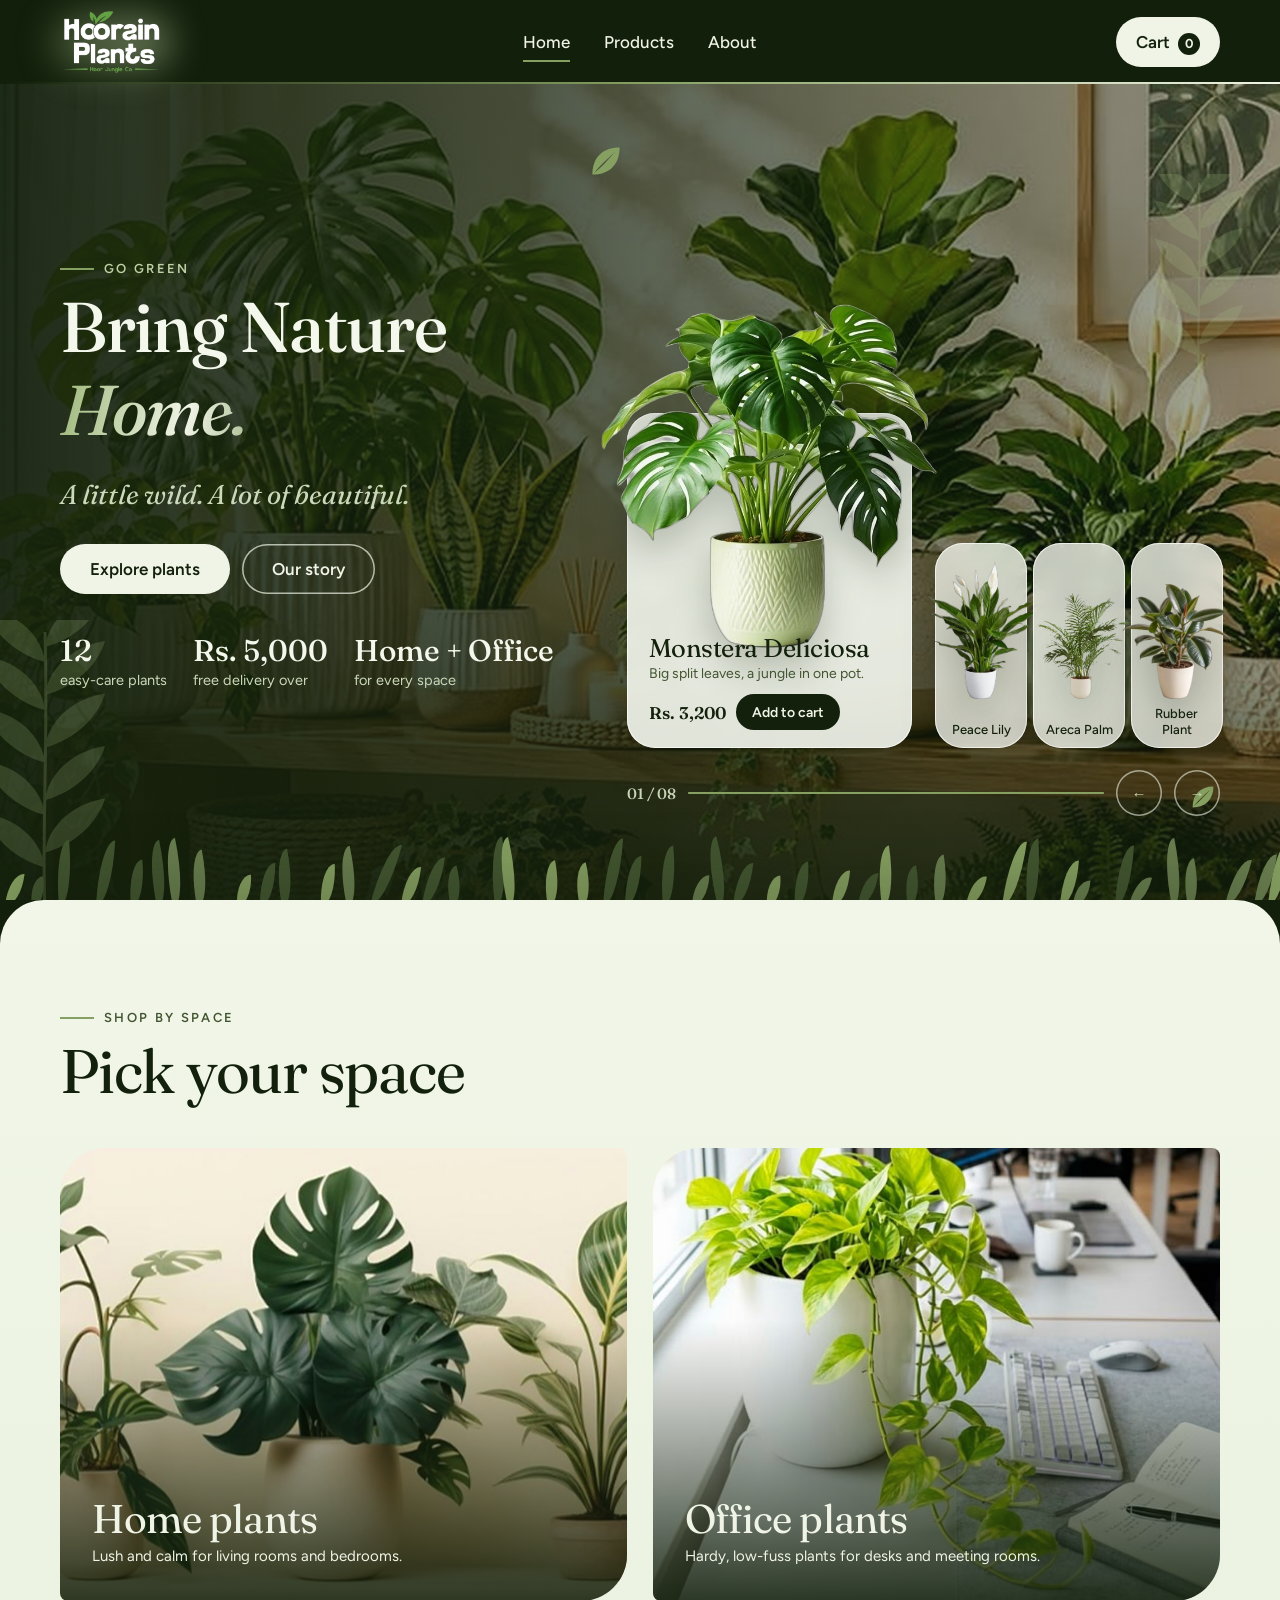
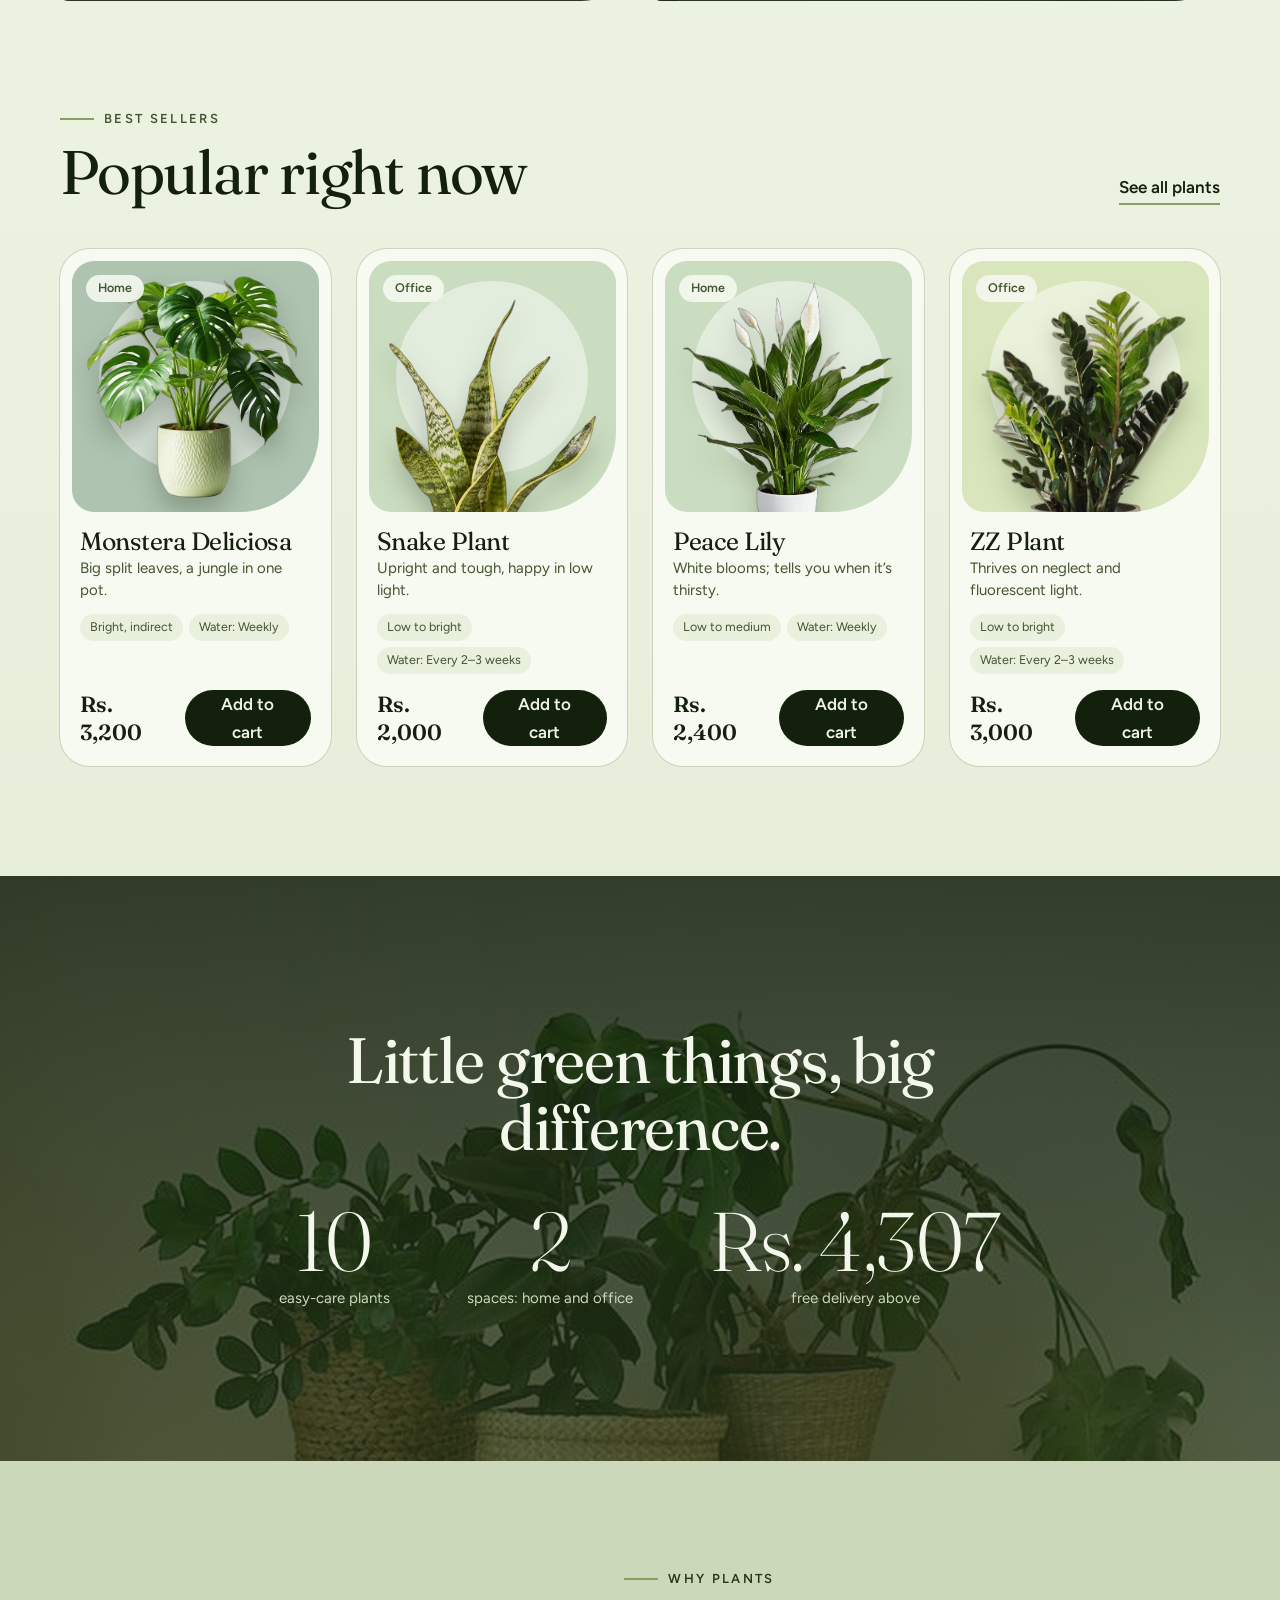
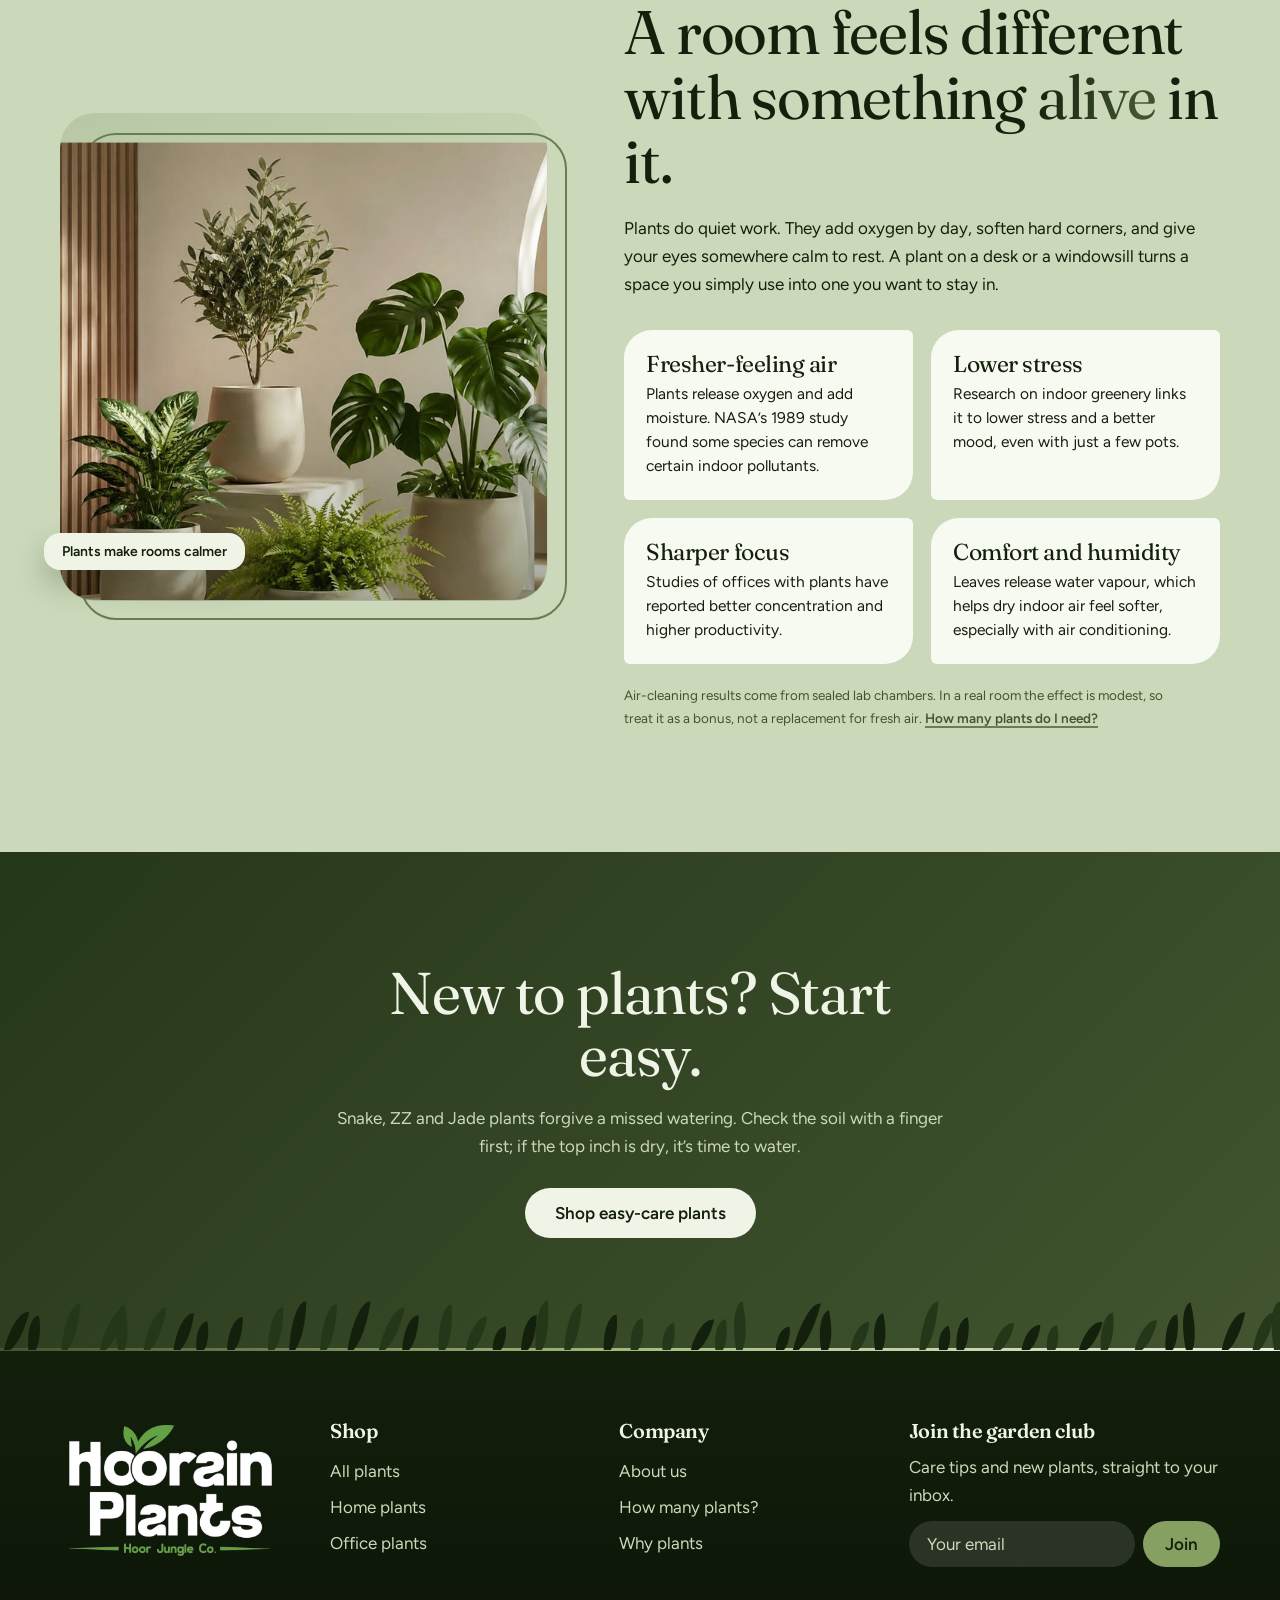
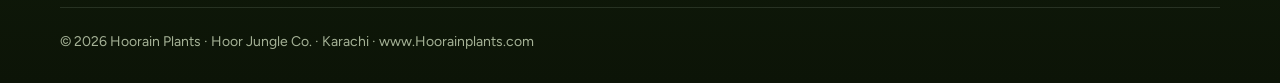
<file: index.html>
<!DOCTYPE html>
<html lang="en"><head><meta charset="utf-8"><meta name="viewport" content="width=device-width, initial-scale=1, viewport-fit=cover"><meta name="theme-color" content="#13200C">
<title>Home – Hoorain Plants</title><meta name="description" content="Hoorain Plants sells beautiful home and office plants from Karachi. A little wild, a lot of beautiful.">
<link rel="icon" href="images/favicon.png"><link rel="preconnect" href="https://fonts.googleapis.com"><link rel="preconnect" href="https://fonts.gstatic.com" crossorigin><link href="https://fonts.googleapis.com/css2?family=Fraunces:ital,opsz,wght@0,9..144,300;0,9..144,400;0,9..144,500;0,9..144,600;1,9..144,400;1,9..144,500&family=Figtree:wght@400;500;600&display=swap" rel="stylesheet">
<link rel="stylesheet" href="css/style.css"><script>try{sessionStorage.getItem("hp_seen")||document.documentElement.style.setProperty("--d0","2.1s")}catch(e){}</script></head><body>
<svg width="0" height="0" style="position:absolute" aria-hidden="true"><defs><symbol id="lf" viewBox="0 0 40 40"><path fill="currentColor" fill-rule="evenodd" d="M4 36C4 16 16 4 36 4c0 20-12 32-32 32zM6 34C14 24 22 17 31 9c-8 9-15 17-25 25z"/></symbol><symbol id="fr" viewBox="0 0 100 200"><g fill="currentColor"><path d="M49 200C47 140 51 80 49 8h2C53 80 49 140 51 200z"/><path d="M50 165C28 159 14 143 10 129C34 133 48 149 50 165Z"/><path d="M50 155C72 149 86 133 90 119C66 123 52 139 50 155Z"/><path d="M50 130C28 124 14 108 10 94C34 98 48 114 50 130Z"/><path d="M50 120C72 114 86 98 90 84C66 88 52 104 50 120Z"/><path d="M50 95C28 89 14 73 10 59C34 63 48 79 50 95Z"/><path d="M50 85C72 79 86 63 90 49C66 53 52 69 50 85Z"/><path d="M50 60C28 54 14 38 10 24C34 28 48 44 50 60Z"/><path d="M50 50C72 44 86 28 90 14C66 18 52 34 50 50Z"/><path d="M50 28C28 22 14 6 10 -8C34 -4 48 12 50 28Z"/><path d="M50 18C72 12 86 -4 90 -18C66 -14 52 2 50 18Z"/></g></symbol></defs></svg>
<div class="pre" aria-hidden="true"><img src="images/logo-lime.jpg" alt="" style="mix-blend-mode:multiply"></div>
<nav><div class="wrap nav-in"><a class="logo" href="index.html" aria-label="Hoorain Plants home"><img src="images/logo.png" alt="Hoorain Plants, Hoor Jungle Co."></a><div class="links" id="links"><a href="index.html" class=on>Home</a><a href="products.html">Products</a><a href="about.html">About</a></div><div class="act"><button class="cartbtn" id="cartBtn" aria-label="Open cart">Cart<b id="count">0</b></button><button class="burger" id="burger" aria-label="Menu" aria-expanded="false" aria-controls="links"><i></i><i></i><i></i></button></div></div></nav>
<header class="hero" id="top"><img class="cover" src="images/cover-hero.jpg" alt=""><svg class="frond a" viewBox="0 0 100 200" aria-hidden="true"><use href="#fr"/></svg><svg class="frond b" viewBox="0 0 100 200" aria-hidden="true"><use href="#fr"/></svg><svg class="drift" style="left:46%;top:60px;animation-delay:-2s" viewBox="0 0 40 40" aria-hidden="true"><use href="#lf"/></svg><svg class="drift" style="right:5%;bottom:90px;width:26px;animation-delay:-5s" viewBox="0 0 40 40" aria-hidden="true"><use href="#lf"/></svg>
<div class="wrap hero-in"><div class="hl"><p class="eyebrow fadeup" style="--a:calc(var(--d0,.2s) + .1s)">Go green</p><h1><span class="w"><span style="--i:0">Bring</span></span> <span class="w"><span style="--i:1">Nature</span></span> <i><span class="w"><span style="--i:2">Home.</span></span></i></h1><p class="sub fadeup" style="--a:calc(var(--d0,.2s) + .8s)">A little wild. A lot of beautiful.</p><div class="btns fadeup" style="--a:calc(var(--d0,.2s) + 1s)"><a class="btn" href="products.html">Explore plants</a><a class="btn o" href="about.html">Our story</a></div>
<div class="facts fadeup" style="--a:calc(var(--d0,.2s) + 1.2s)"><div><b>12</b>easy-care plants</div><div><b>Rs. 5,000</b>free delivery over</div><div><b>Home + Office</b>for every space</div></div></div>
<div class="showwrap"><div class="show" id="show"></div><div class="ctl"><span id="cnt"></span><div class="bar"><i id="pbar"></i></div><button id="prev" aria-label="Previous plant">←</button><button id="next" aria-label="Next plant">→</button></div></div></div><div class="grass lt" aria-hidden="true"></div></header>
<main class="sheet"><div class="marq" aria-hidden="true"><div id="mq"></div></div>
<section><div class="wrap"><div class="sec-h rv"><div><p class="eyebrow">Shop by space</p><h2>Pick your space</h2></div></div><div class="cats rv"><a class="cat" href="products.html?f=Home"><img src="images/tile-home.jpg" alt=""><div><h3>Home plants</h3><p>Lush and calm for living rooms and bedrooms.</p></div></a><a class="cat" href="products.html?f=Office"><img src="images/tile-office.jpg" alt="" style="object-position:50% 68%"><div><h3>Office plants</h3><p>Hardy, low-fuss plants for desks and meeting rooms.</p></div></a></div></div></section>
<section style="padding-top:0"><div class="wrap"><div class="sec-h rv"><div><p class="eyebrow">Best sellers</p><h2>Popular right now</h2></div><a href="products.html">See all plants</a></div><div class="grid" id="grid" data-pick="monstera,snake,lily,zz"></div></div></section>
<div class="pband"><img class="bgp" src="images/cover-band.jpg" alt="" loading="lazy"><div class="wrap rv"><h2>Little green things, <span class="gt">big difference.</span></h2><div class="nums"><div><b class="cnt" data-to="12">0</b><span>easy-care plants</span></div><div><b class="cnt" data-to="2">0</b><span>spaces: home and office</span></div><div><b>Rs. <span class="cnt" data-to="5000">0</span></b><span>free delivery above</span></div></div></div></div>
<section class="why" id="why"><div class="wrap"><div class="frame rv"><div class="ph2"><img src="images/frame-office.jpg" alt="A bright room filled with potted plants" loading="lazy"></div><span class="badge">Plants make rooms calmer</span></div><div class="rv"><p class="eyebrow">Why plants</p><h2>A room feels different with something <span class="gtd">alive</span> in it.</h2>
<p>Plants do quiet work. They add oxygen by day, soften hard corners, and give your eyes somewhere calm to rest. A plant on a desk or a windowsill turns a space you simply use into one you want to stay in.</p><div class="fx"><div><h3>Fresher-feeling air</h3><p>Plants release oxygen and add moisture. NASA’s 1989 study found some species can remove certain indoor pollutants.</p></div><div><h3>Lower stress</h3><p>Research on indoor greenery links it to lower stress and a better mood, even with just a few pots.</p></div><div><h3>Sharper focus</h3><p>Studies of offices with plants have reported better concentration and higher productivity.</p></div><div><h3>Comfort and humidity</h3><p>Leaves release water vapour, which helps dry indoor air feel softer, especially with air conditioning.</p></div></div><p class="note">Air-cleaning results come from sealed lab chambers. In a real room the effect is modest, so treat it as a bonus, not a replacement for fresh air. <a href="about.html#planner" style="border-bottom:2px solid var(--sage);font-weight:600">How many plants do I need?</a></p></div></div></section>
<section class="care"><div class="wrap rv"><h2>New to plants? Start easy.</h2><p>Snake, ZZ and Jade plants forgive a missed watering. Check the soil with a finger first; if the top inch is dry, it’s time to water.</p><a class="btn" href="products.html?f=Office">Shop easy-care plants</a></div></section></main>
<footer><div class="grass up" aria-hidden="true"></div><div class="wrap"><div class="cols"><img class="lg" src="images/logo.png" alt="Hoorain Plants"><div><h4>Shop</h4><a href="products.html">All plants</a><a href="products.html?f=Home">Home plants</a><a href="products.html?f=Office">Office plants</a></div><div><h4>Company</h4><a href="about.html">About us</a><a href="about.html#planner">How many plants?</a><a href="index.html#why">Why plants</a></div><div><h4>Join the garden club</h4>Care tips and new plants, straight to your inbox.<form class="nl"><input type="email" required placeholder="Your email" aria-label="Email"><button>Join</button></form></div></div><div class="copy">© 2026 Hoorain Plants · Hoor Jungle Co. · Karachi · www.Hoorainplants.com</div></div></footer>
<script src="js/app.js"></script></body></html>
</file>
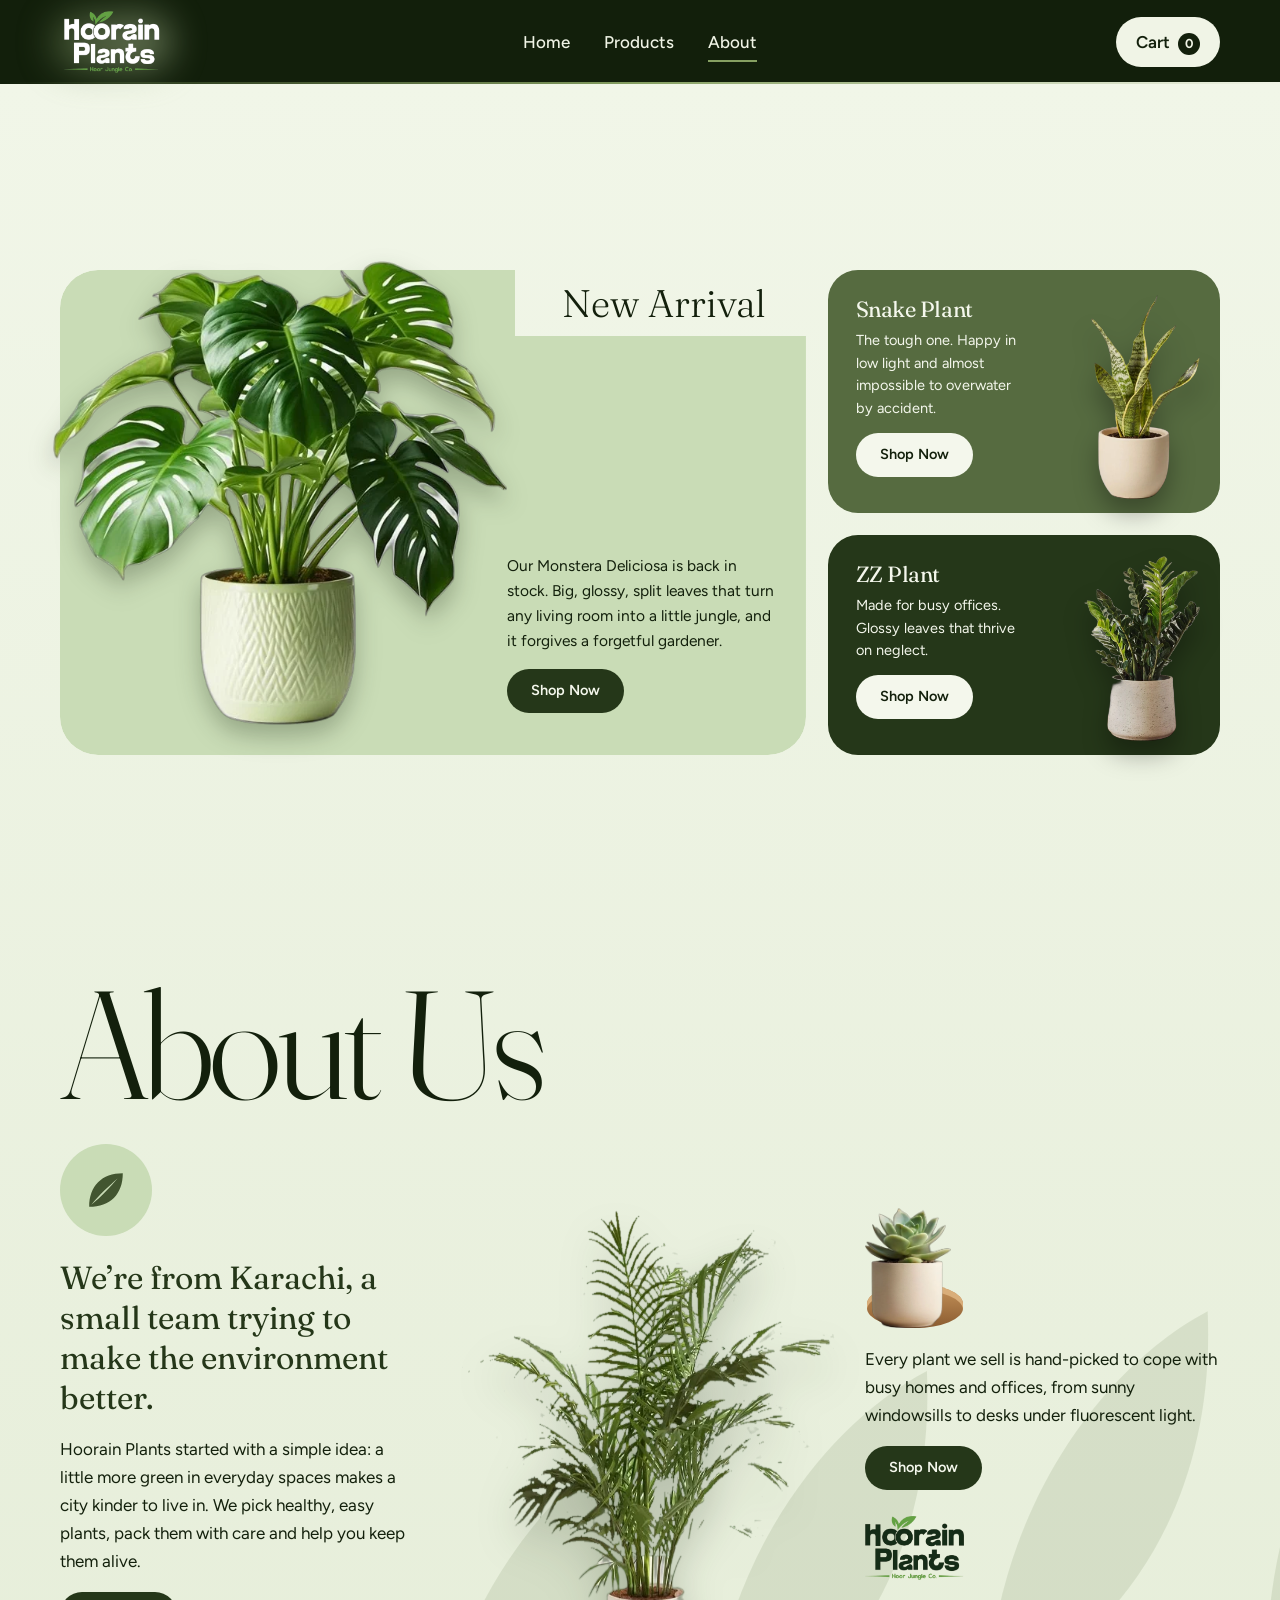
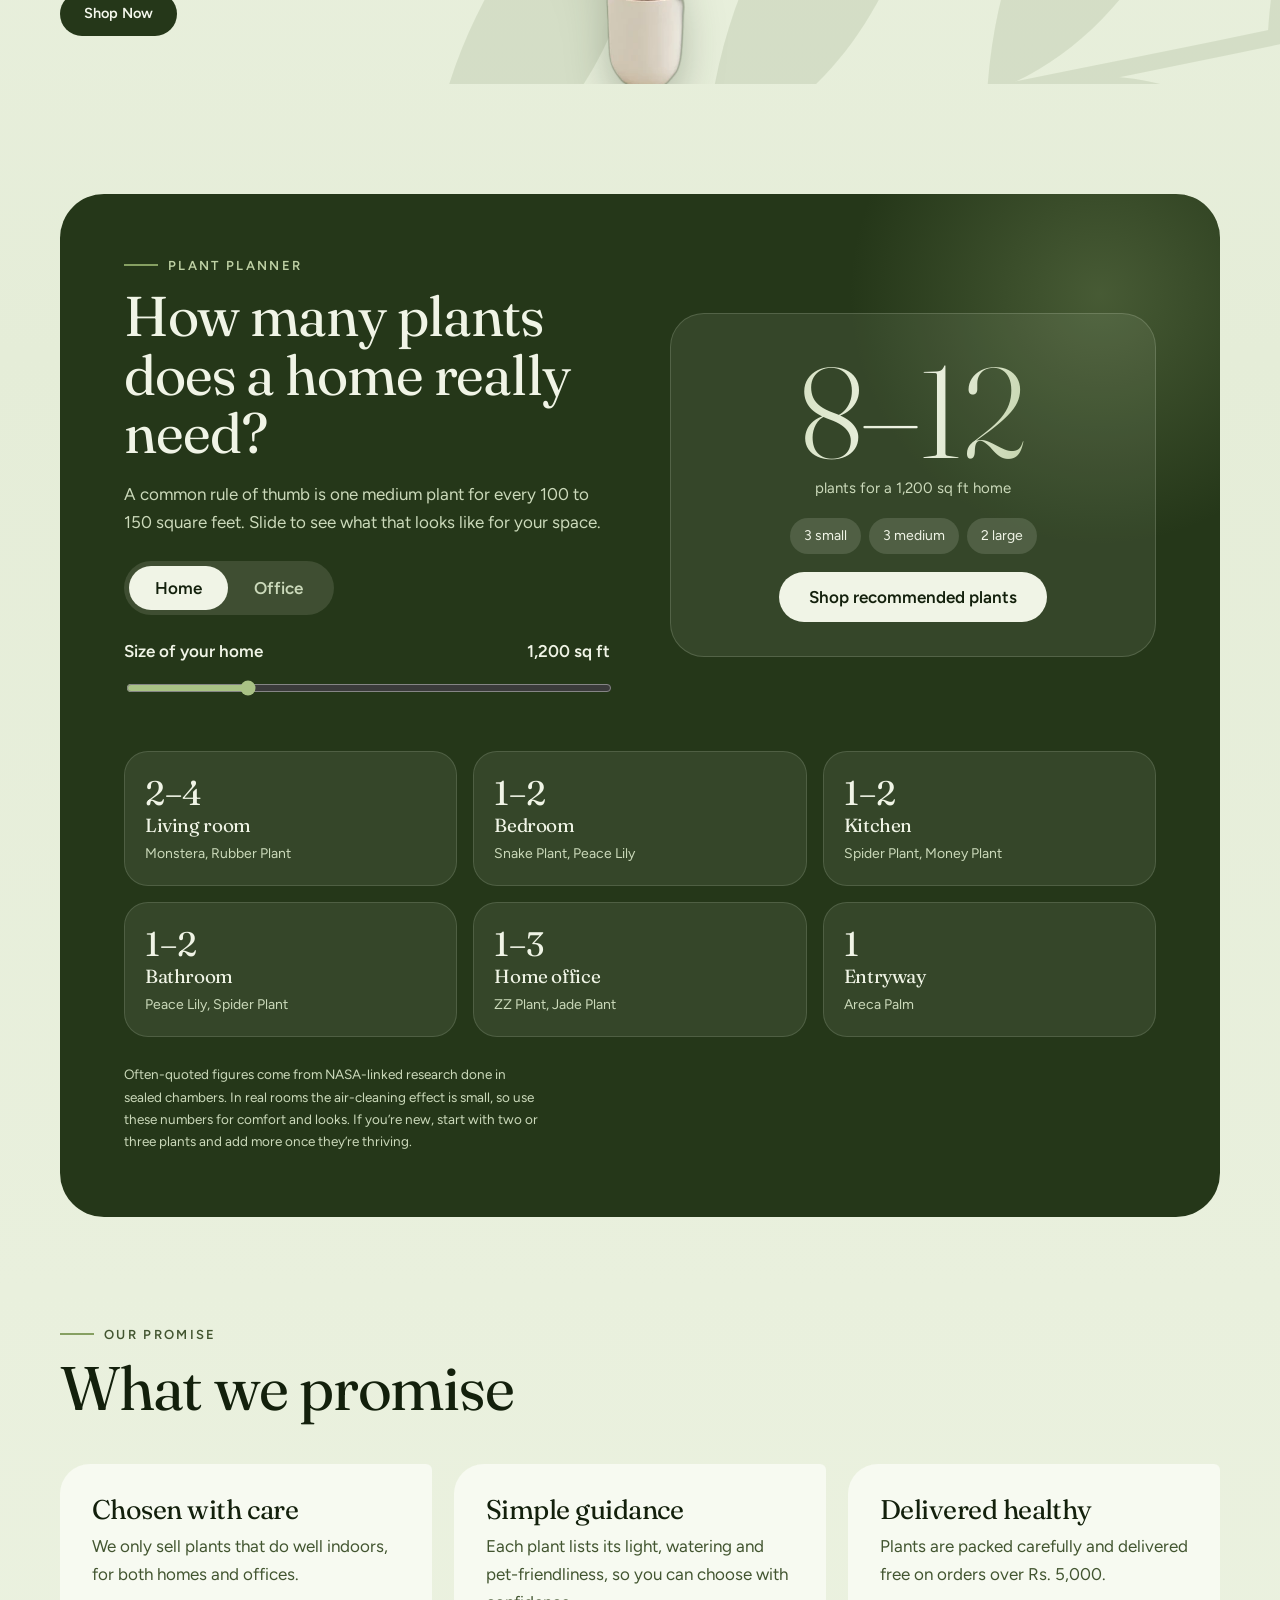
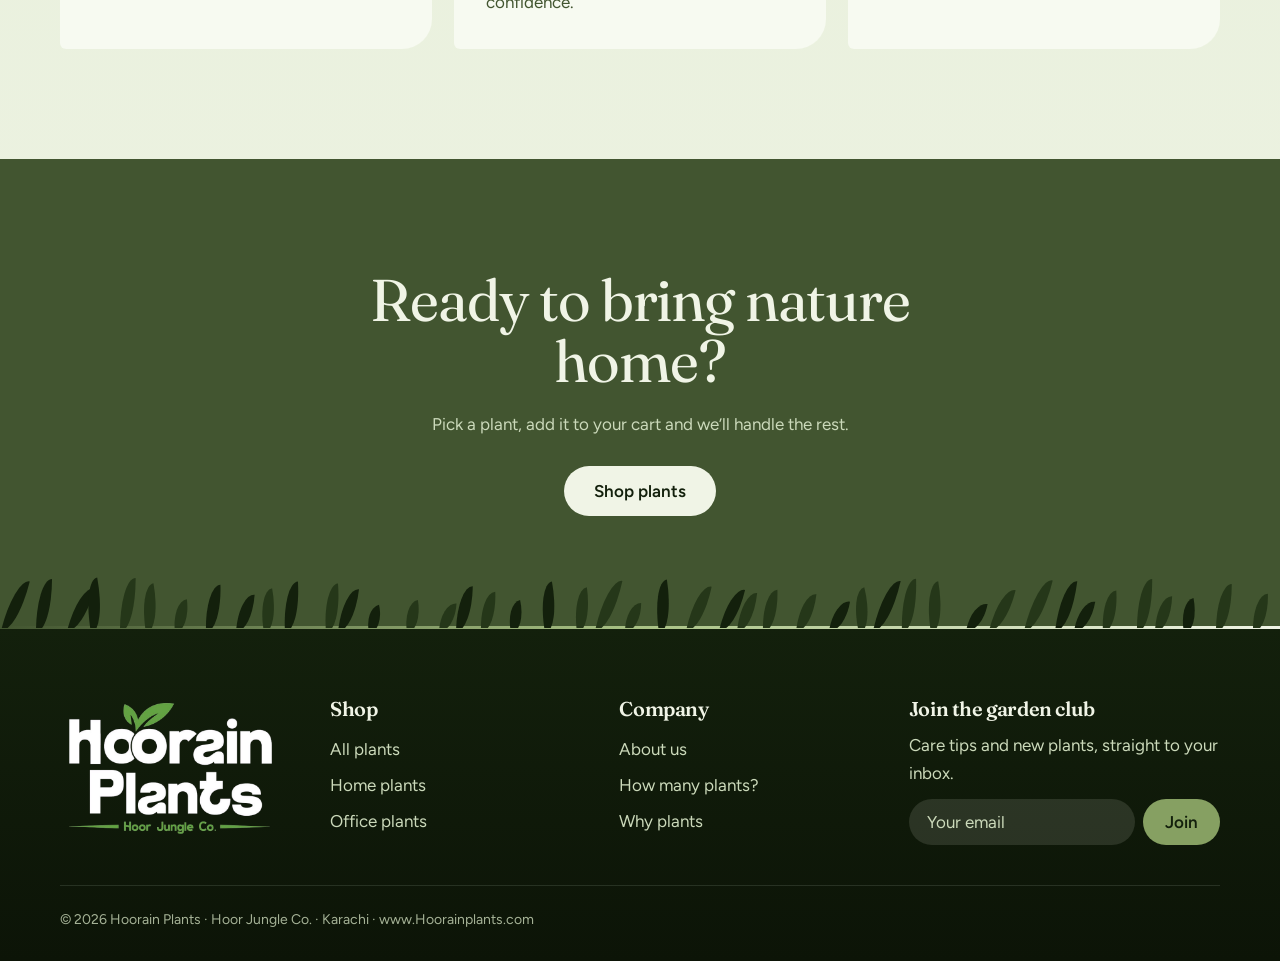
<file: about.html>
<!DOCTYPE html>
<html lang="en"><head><meta charset="utf-8"><meta name="viewport" content="width=device-width, initial-scale=1, viewport-fit=cover"><meta name="theme-color" content="#13200C">
<title>About – Hoorain Plants</title><meta name="description" content="Hoorain Plants sells beautiful home and office plants from Karachi. A little wild, a lot of beautiful.">
<link rel="icon" href="images/favicon.png"><link rel="preconnect" href="https://fonts.googleapis.com"><link rel="preconnect" href="https://fonts.gstatic.com" crossorigin><link href="https://fonts.googleapis.com/css2?family=Fraunces:ital,opsz,wght@0,9..144,300;0,9..144,400;0,9..144,500;0,9..144,600;1,9..144,400;1,9..144,500&family=Figtree:wght@400;500;600&display=swap" rel="stylesheet">
<link rel="stylesheet" href="css/style.css"><script>try{sessionStorage.getItem("hp_seen")||document.documentElement.style.setProperty("--d0","2.1s")}catch(e){}</script></head><body>
<svg width="0" height="0" style="position:absolute" aria-hidden="true"><defs><symbol id="lf" viewBox="0 0 40 40"><path fill="currentColor" fill-rule="evenodd" d="M4 36C4 16 16 4 36 4c0 20-12 32-32 32zM6 34C14 24 22 17 31 9c-8 9-15 17-25 25z"/></symbol><symbol id="fr" viewBox="0 0 100 200"><g fill="currentColor"><path d="M49 200C47 140 51 80 49 8h2C53 80 49 140 51 200z"/><path d="M50 165C28 159 14 143 10 129C34 133 48 149 50 165Z"/><path d="M50 155C72 149 86 133 90 119C66 123 52 139 50 155Z"/><path d="M50 130C28 124 14 108 10 94C34 98 48 114 50 130Z"/><path d="M50 120C72 114 86 98 90 84C66 88 52 104 50 120Z"/><path d="M50 95C28 89 14 73 10 59C34 63 48 79 50 95Z"/><path d="M50 85C72 79 86 63 90 49C66 53 52 69 50 85Z"/><path d="M50 60C28 54 14 38 10 24C34 28 48 44 50 60Z"/><path d="M50 50C72 44 86 28 90 14C66 18 52 34 50 50Z"/><path d="M50 28C28 22 14 6 10 -8C34 -4 48 12 50 28Z"/><path d="M50 18C72 12 86 -4 90 -18C66 -14 52 2 50 18Z"/></g></symbol></defs></svg>
<div class="pre" aria-hidden="true"><img src="images/logo-lime.jpg" alt="" style="mix-blend-mode:multiply"></div>
<nav><div class="wrap nav-in"><a class="logo" href="index.html" aria-label="Hoorain Plants home"><img src="images/logo.png" alt="Hoorain Plants, Hoor Jungle Co."></a><div class="links" id="links"><a href="index.html">Home</a><a href="products.html">Products</a><a href="about.html" class=on>About</a></div><div class="act"><button class="cartbtn" id="cartBtn" aria-label="Open cart">Cart<b id="count">0</b></button><button class="burger" id="burger" aria-label="Menu" aria-expanded="false" aria-controls="links"><i></i><i></i><i></i></button></div></div></nav>
<main class="sheet" style="border-radius:0;box-shadow:none;padding-top:36px">
<section style="padding-top:20px"><div class="wrap bento"><article class="b-main rv"><div class="bg"></div><span class="tt">New Arrival</span><img class="pop" src="images/cut/monstera.webp" alt="Monstera Deliciosa"><div class="txt"><p>Our Monstera Deliciosa is back in stock. Big, glossy, split leaves that turn any living room into a little jungle, and it forgives a forgetful gardener.</p><a class="pill dk" href="products.html">Shop Now</a></div></article>
<aside class="b-side"><article class="b-s a rv"><h3>Snake Plant</h3><p>The tough one. Happy in low light and almost impossible to overwater by accident.</p><div><a class="pill" href="products.html">Shop Now</a></div><img src="images/cut/snake.webp" alt="Snake Plant"></article><article class="b-s b rv"><h3>ZZ Plant</h3><p>Made for busy offices. Glossy leaves that thrive on neglect.</p><div><a class="pill" href="products.html?f=Office">Shop Now</a></div><img src="images/cut/zz.webp" alt="ZZ Plant"></article></aside></div></section>
<section class="aboutus" id="about"><div class="branch" aria-hidden="true"><svg viewBox="0 0 100 200" style="transform:rotate(78deg);width:100%;height:auto"><use href="#fr"/></svg></div>
<div class="wrap"><h2 class="big rv">About Us</h2><div class="au"><div class="au-l rv"><div class="au-icon"><svg viewBox="0 0 40 40"><use href="#lf"/></svg></div><p class="lead">We’re from Karachi, a small team trying to make the environment better.</p><p>Hoorain Plants started with a simple idea: a little more green in everyday spaces makes a city kinder to live in. We pick healthy, easy plants, pack them with care and help you keep them alive.</p><a class="pill dk" href="products.html">Shop Now</a></div>
<div class="au-c"><img src="images/cut/areca.webp" alt="Areca Palm in a white pot"></div>
<div class="au-r rv"><div class="log"><img src="images/cut/succ.webp" alt="Succulent"><i></i></div><p>Every plant we sell is hand-picked to cope with busy homes and offices, from sunny windowsills to desks under fluorescent light.</p><a class="pill dk" href="products.html">Shop Now</a><br><img class="sig" src="images/logo-dark.png" alt="Hoorain Plants, Hoor Jungle Co."></div></div></div></section>
<section id="planner"><div class="wrap"><div class="planner rv"><div class="pl"><div><p class="eyebrow" style="color:#BFD1A5">Plant planner</p><h2>How many plants does a home really need?</h2><p>A common rule of thumb is one medium plant for every 100 to 150 square feet. Slide to see what that looks like for your space.</p><div class="seg" role="group" aria-label="Space type"><button data-m="home" aria-pressed="true">Home</button><button data-m="office" aria-pressed="false">Office</button></div><div class="rng"><label for="rng"><span id="rl">Size of your home</span><span id="rv"></span></label><input id="rng" type="range" min="300" max="4000" step="50" value="1200"></div></div>
<div class="res"><div class="n" id="num">8–12</div><small id="cap"></small><div class="mix" id="mix"></div><a class="btn" id="shopl" href="products.html" style="background:#F0F4E6;color:var(--ink)">Shop recommended plants</a></div></div>
<div class="rooms" id="rooms"></div><p class="fine">Often-quoted figures come from NASA-linked research done in sealed chambers. In real rooms the air-cleaning effect is small, so use these numbers for comfort and looks. If you’re new, start with two or three plants and add more once they’re thriving.</p></div></div></section>
<section style="padding-top:0"><div class="wrap"><div class="sec-h rv"><div><p class="eyebrow">Our promise</p><h2>What we promise</h2></div></div><div class="vals rv"><div><h3>Chosen with care</h3><p>We only sell plants that do well indoors, for both homes and offices.</p></div><div><h3>Simple guidance</h3><p>Each plant lists its light, watering and pet-friendliness, so you can choose with confidence.</p></div><div><h3>Delivered healthy</h3><p>Plants are packed carefully and delivered free on orders over Rs. 5,000.</p></div></div></div></section>
<section class="band"><div class="wrap rv"><h2>Ready to bring nature home?</h2><p>Pick a plant, add it to your cart and we’ll handle the rest.</p><a class="btn" href="products.html">Shop plants</a></div></section></main>
<footer><div class="grass up" aria-hidden="true"></div><div class="wrap"><div class="cols"><img class="lg" src="images/logo.png" alt="Hoorain Plants"><div><h4>Shop</h4><a href="products.html">All plants</a><a href="products.html?f=Home">Home plants</a><a href="products.html?f=Office">Office plants</a></div><div><h4>Company</h4><a href="about.html">About us</a><a href="about.html#planner">How many plants?</a><a href="index.html#why">Why plants</a></div><div><h4>Join the garden club</h4>Care tips and new plants, straight to your inbox.<form class="nl"><input type="email" required placeholder="Your email" aria-label="Email"><button>Join</button></form></div></div><div class="copy">© 2026 Hoorain Plants · Hoor Jungle Co. · Karachi · www.Hoorainplants.com</div></div></footer>
<script src="js/app.js"></script></body></html>
</file>
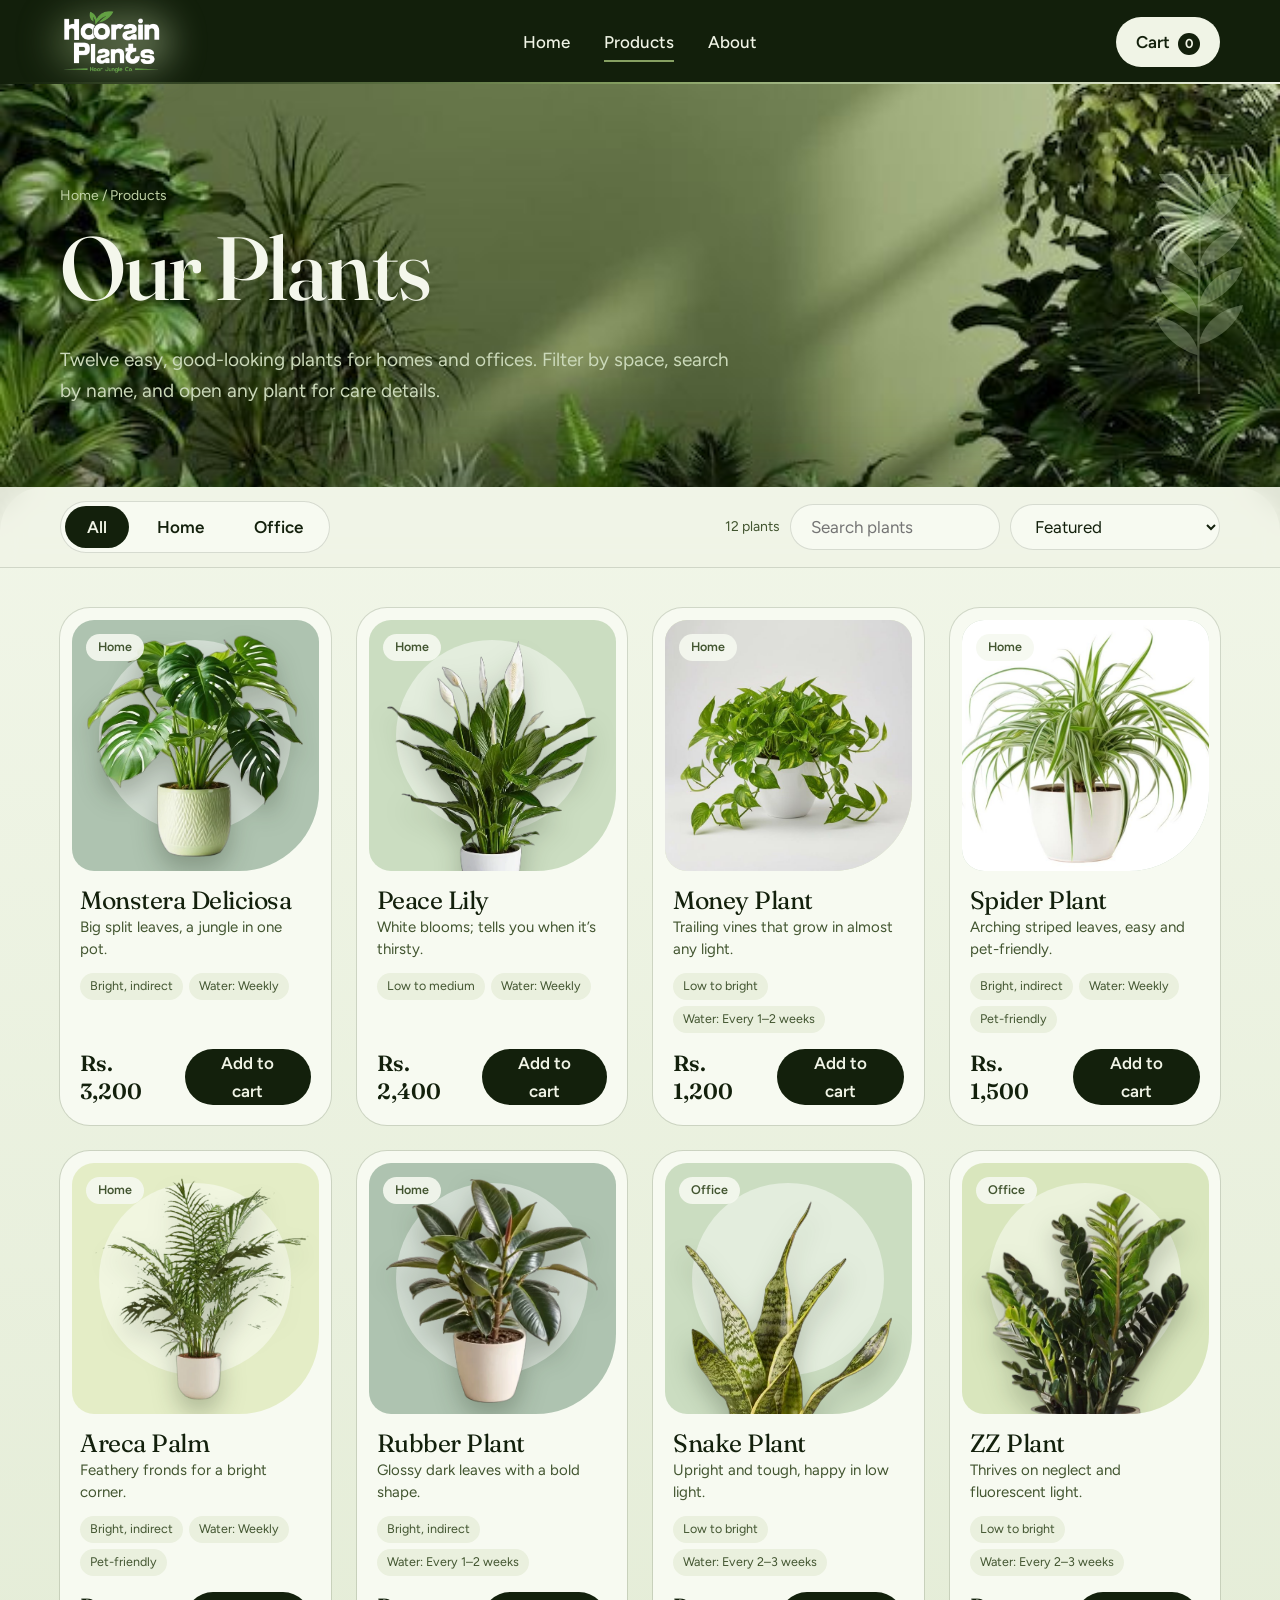
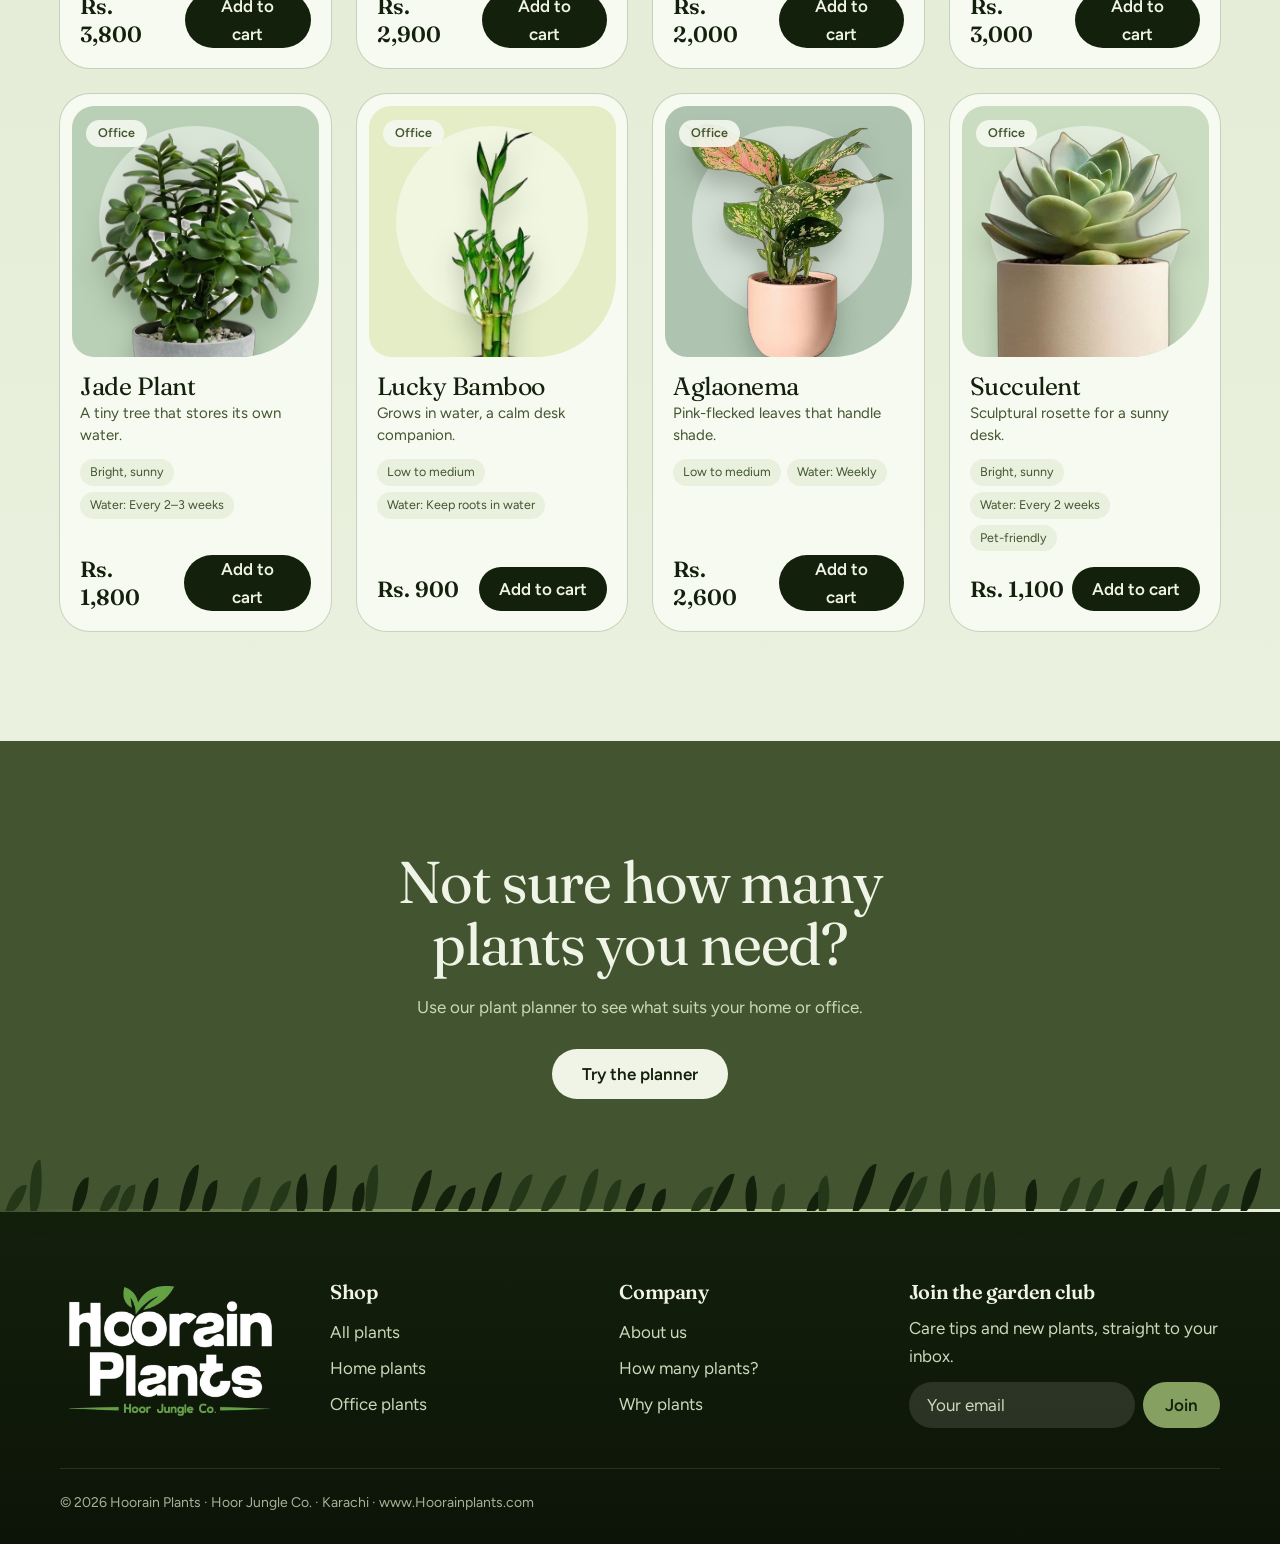
<file: products.html>
<!DOCTYPE html>
<html lang="en"><head><meta charset="utf-8"><meta name="viewport" content="width=device-width, initial-scale=1, viewport-fit=cover"><meta name="theme-color" content="#13200C">
<title>Products – Hoorain Plants</title><meta name="description" content="Hoorain Plants sells beautiful home and office plants from Karachi. A little wild, a lot of beautiful.">
<link rel="icon" href="images/favicon.png"><link rel="preconnect" href="https://fonts.googleapis.com"><link rel="preconnect" href="https://fonts.gstatic.com" crossorigin><link href="https://fonts.googleapis.com/css2?family=Fraunces:ital,opsz,wght@0,9..144,300;0,9..144,400;0,9..144,500;0,9..144,600;1,9..144,400;1,9..144,500&family=Figtree:wght@400;500;600&display=swap" rel="stylesheet">
<link rel="stylesheet" href="css/style.css"><script>try{sessionStorage.getItem("hp_seen")||document.documentElement.style.setProperty("--d0","2.1s")}catch(e){}</script></head><body>
<svg width="0" height="0" style="position:absolute" aria-hidden="true"><defs><symbol id="lf" viewBox="0 0 40 40"><path fill="currentColor" fill-rule="evenodd" d="M4 36C4 16 16 4 36 4c0 20-12 32-32 32zM6 34C14 24 22 17 31 9c-8 9-15 17-25 25z"/></symbol><symbol id="fr" viewBox="0 0 100 200"><g fill="currentColor"><path d="M49 200C47 140 51 80 49 8h2C53 80 49 140 51 200z"/><path d="M50 165C28 159 14 143 10 129C34 133 48 149 50 165Z"/><path d="M50 155C72 149 86 133 90 119C66 123 52 139 50 155Z"/><path d="M50 130C28 124 14 108 10 94C34 98 48 114 50 130Z"/><path d="M50 120C72 114 86 98 90 84C66 88 52 104 50 120Z"/><path d="M50 95C28 89 14 73 10 59C34 63 48 79 50 95Z"/><path d="M50 85C72 79 86 63 90 49C66 53 52 69 50 85Z"/><path d="M50 60C28 54 14 38 10 24C34 28 48 44 50 60Z"/><path d="M50 50C72 44 86 28 90 14C66 18 52 34 50 50Z"/><path d="M50 28C28 22 14 6 10 -8C34 -4 48 12 50 28Z"/><path d="M50 18C72 12 86 -4 90 -18C66 -14 52 2 50 18Z"/></g></symbol></defs></svg>
<div class="pre" aria-hidden="true"><img src="images/logo-lime.jpg" alt="" style="mix-blend-mode:multiply"></div>
<nav><div class="wrap nav-in"><a class="logo" href="index.html" aria-label="Hoorain Plants home"><img src="images/logo.png" alt="Hoorain Plants, Hoor Jungle Co."></a><div class="links" id="links"><a href="index.html">Home</a><a href="products.html" class=on>Products</a><a href="about.html">About</a></div><div class="act"><button class="cartbtn" id="cartBtn" aria-label="Open cart">Cart<b id="count">0</b></button><button class="burger" id="burger" aria-label="Menu" aria-expanded="false" aria-controls="links"><i></i><i></i><i></i></button></div></div></nav>
<header class="phead img"><img class="bgi" src="images/cover-products.jpg" alt="" style="object-position:50% 38%"><svg class="frond b" viewBox="0 0 100 200" aria-hidden="true"><use href="#fr"/></svg><div class="wrap"><div class="crumb">Home / Products</div><h1><span class="w"><span style="--i:0">Our</span></span> <span class="w"><span style="--i:1">Plants</span></span></h1><p class="fadeup" style="--a:calc(var(--d0,.2s) + .6s)">Twelve easy, good-looking plants for homes and offices. Filter by space, search by name, and open any plant for care details.</p></div></header>
<main class="sheet" style="margin-top:-40px"><div class="tool"><div class="wrap"><div class="tabs" role="group" aria-label="Filter plants"><button data-f="all" aria-pressed="true">All</button><button data-f="Home" aria-pressed="false">Home</button><button data-f="Office" aria-pressed="false">Office</button></div><div class="r"><span id="result" aria-live="polite"></span><input id="q" type="search" placeholder="Search plants" aria-label="Search plants"><select id="sort" aria-label="Sort plants"><option value="def">Featured</option><option value="lo">Price: low to high</option><option value="hi">Price: high to low</option><option value="az">Name: A to Z</option></select></div></div></div>
<section style="padding-top:40px"><div class="wrap"><div class="grid" id="grid"></div></div></section>
<section class="band"><div class="wrap rv"><h2>Not sure how many plants you need?</h2><p>Use our plant planner to see what suits your home or office.</p><a class="btn" href="about.html#planner">Try the planner</a></div></section></main>
<footer><div class="grass up" aria-hidden="true"></div><div class="wrap"><div class="cols"><img class="lg" src="images/logo.png" alt="Hoorain Plants"><div><h4>Shop</h4><a href="products.html">All plants</a><a href="products.html?f=Home">Home plants</a><a href="products.html?f=Office">Office plants</a></div><div><h4>Company</h4><a href="about.html">About us</a><a href="about.html#planner">How many plants?</a><a href="index.html#why">Why plants</a></div><div><h4>Join the garden club</h4>Care tips and new plants, straight to your inbox.<form class="nl"><input type="email" required placeholder="Your email" aria-label="Email"><button>Join</button></form></div></div><div class="copy">© 2026 Hoorain Plants · Hoor Jungle Co. · Karachi · www.Hoorainplants.com</div></div></footer>
<script src="js/app.js"></script></body></html>
</file>
<file: css/style.css>
/* Hoorain Plants – stylesheet. Palette: #0F2A1D #375534 #6B9071 #AEC3B0 #E3EED4 */
:root{--ink:#13200C;--deep:#253719;--fern:#425530;--sage:#697E50;--mist:#CBD9BA;--cream:#F0F4E6;--bg:#EAF0DE;--card:#F7FAF1;--lime:#eff4a0;--leaf:#86A062;--line:rgba(19,32,12,.14);--serif:'Fraunces',Georgia,serif;--sans:'Figtree',system-ui,sans-serif;--navh:84px;--ease:cubic-bezier(.65,0,.25,1)}
*,*::before,*::after{box-sizing:border-box}html{scroll-behavior:smooth;scroll-padding-top:calc(var(--navh) + 12px);-webkit-text-size-adjust:100%}
body{margin:0;background:var(--ink);color:var(--ink);font:400 17px/1.65 var(--sans);overflow-x:hidden}
img{max-width:100%;display:block}button{font:inherit;cursor:pointer;border:0;color:inherit;background:none}a{color:inherit;text-decoration:none}
:focus-visible{outline:3px solid var(--leaf);outline-offset:3px}
h1,h2,h3,h4{font-family:var(--serif);font-weight:400;line-height:1.05;margin:0;letter-spacing:-.02em}
.wrap{max-width:1240px;margin:0 auto;padding:0 clamp(18px,4vw,40px)}
.eyebrow{font:600 13px var(--sans);letter-spacing:.18em;text-transform:uppercase;color:var(--fern);margin:0 0 14px;display:flex;align-items:center;gap:10px}.eyebrow::before{content:"";width:34px;height:2px;background:var(--leaf)}
/* preloader */
.pre{position:fixed;inset:0;z-index:100;background:var(--lime);display:grid;place-items:center;transition:transform 1s var(--ease),border-radius 1s;border-radius:0 0 50% 50%/0 0 12% 12%}
.pre img{width:min(420px,70vw);animation:preIn 1.2s cubic-bezier(.2,.8,.2,1) both}.pre.done{transform:translateY(-105%);pointer-events:none}.pre.skip{display:none}
@keyframes preIn{from{opacity:0;transform:scale(.82) rotate(-3deg)}}
/* nav */
nav{position:sticky;top:0;z-index:30;background:rgba(19,32,12,.96);color:var(--cream);backdrop-filter:blur(10px)}
.nav-in{display:flex;align-items:center;justify-content:space-between;height:var(--navh);gap:16px}
.logo img{height:68px;width:auto;transition:transform .4s}.logo:hover img{transform:scale(1.05) rotate(-1.5deg)}
.links{display:flex;gap:34px;font-weight:500}.links a{position:relative;padding:6px 0}.links a::after{content:"";position:absolute;left:0;bottom:0;height:2px;width:100%;background:var(--leaf);transform:scaleX(0);transform-origin:left;transition:transform .35s}.links a:hover::after,.links a.on::after{transform:scaleX(1)}
.act{display:flex;gap:10px;align-items:center}
.cartbtn{background:var(--cream);color:var(--ink);padding:11px 20px;border-radius:99px;font-weight:600;min-height:44px}.cartbtn b{display:inline-grid;place-items:center;min-width:22px;height:22px;margin-left:8px;border-radius:99px;background:var(--ink);color:var(--cream);font-size:13px}
.bump{animation:bump .5s}@keyframes bump{40%{transform:scale(1.2)}}
.burger{display:none;width:46px;height:46px;border-radius:50%;background:rgba(240,244,230,.14);place-content:center;gap:5px}.burger i{display:block;width:20px;height:2px;background:var(--cream);border-radius:2px;transition:.3s}
.burger[aria-expanded=true] i:nth-child(1){transform:translateY(7px) rotate(45deg)}.burger[aria-expanded=true] i:nth-child(2){opacity:0}.burger[aria-expanded=true] i:nth-child(3){transform:translateY(-7px) rotate(-45deg)}
/* hero (curtain) */
.hero{position:relative;background:radial-gradient(60% 70% at 85% 30%,#cfe1c8 0,transparent 70%),radial-gradient(50% 60% at 5% 90%,var(--mist) 0,transparent 65%),var(--cream);overflow:hidden}
.hero-in{display:grid;grid-template-columns:.95fr 1.05fr;gap:30px;align-items:center;min-height:calc(100svh - var(--navh));padding-top:30px;padding-bottom:60px;transform:scale(calc(1 - var(--p,0)*.05)) translateY(calc(var(--p,0)*-30px));opacity:calc(1 - var(--p,0)*.6);transform-origin:50% 0}
h1{font-size:clamp(46px,5.5vw,88px);font-weight:500}h1 i{color:var(--sage)}
h1 .w{display:inline-block;overflow:hidden;vertical-align:bottom;padding-bottom:.12em}h1 .w span{display:inline-block;transform:translateY(105%);animation:rise 1s cubic-bezier(.2,.8,.2,1) forwards;animation-delay:calc(var(--i)*.13s + var(--d0,.2s))}
@keyframes rise{to{transform:none}}.fadeup{opacity:0;animation:fade 1s forwards;animation-delay:var(--a,1s)}@keyframes fade{to{opacity:1}}
.sub{font:italic 400 clamp(20px,2.3vw,27px)/1.35 var(--serif);color:var(--fern);margin:22px 0 30px}
.btns{display:flex;gap:12px;flex-wrap:wrap}.btn{display:inline-flex;align-items:center;justify-content:center;min-height:50px;padding:0 30px;border-radius:99px;font-weight:600;background:var(--ink);color:var(--cream);transition:transform .3s,background .3s}.btn:hover{transform:translateY(-3px);background:var(--fern)}.btn.o{background:none;color:var(--ink);box-shadow:inset 0 0 0 1.5px var(--ink)}.btn.o:hover{background:var(--ink);color:var(--cream)}
.facts{display:flex;gap:26px;margin-top:38px;flex-wrap:wrap;font-size:14.5px;color:var(--fern)}.facts b{display:block;font:500 30px var(--serif);color:var(--ink)}
.frond{position:absolute;color:var(--sage);opacity:.28;pointer-events:none;transform-origin:50% 100%;animation:sway 9s ease-in-out infinite}.frond.a{width:150px;left:-30px;bottom:-20px}.frond.b{width:110px;right:2%;top:90px;animation-delay:-4s}
@keyframes sway{50%{transform:rotate(7deg)}}
.drift{position:absolute;width:34px;color:var(--leaf);animation:drift 8s ease-in-out infinite;pointer-events:none}@keyframes drift{0%,100%{transform:translateY(0) rotate(-12deg)}50%{transform:translateY(-26px) rotate(20deg)}}

.showwrap{position:relative}.show{position:relative;height:min(540px,62svh);min-height:440px;margin-top:70px}
.sc{position:absolute;bottom:0;border-radius:28px;background:rgba(246,249,240,.62);backdrop-filter:blur(8px);box-shadow:0 24px 50px -28px rgba(19,32,12,.5),inset 0 0 0 1px rgba(255,255,255,.7);cursor:pointer;transition:left 1.05s var(--ease),width 1.05s var(--ease),height 1.05s var(--ease),opacity .8s}
.sc img{position:absolute;left:50%;transform:translateX(-50%);max-width:none;object-fit:contain;object-position:50% 100%;transition:height 1.05s var(--ease),width 1.05s var(--ease),bottom 1.05s var(--ease);filter:drop-shadow(0 18px 18px rgba(19,32,12,.22));pointer-events:none}
.s0{left:0;width:48%;height:62%;cursor:default}.s0 img{width:118%;height:150%;bottom:30%}
.s1,.s2,.s3{width:15.5%;height:38%}.s1{left:52%}.s2{left:68.5%}.s3{left:85%}.s1 img,.s2 img,.s3 img{width:118%;height:130%;bottom:24%}
.sx{left:-40%;width:48%;height:62%;opacity:0;pointer-events:none}.sx img{width:118%;height:150%;bottom:30%}.sh{left:104%;width:15.5%;height:38%;opacity:0;pointer-events:none}.sh img{width:118%;height:130%;bottom:24%}
.sc:not(.s0):hover{transform:translateY(-8px)}.sc{transition-property:left,width,height,opacity,transform}
.info,.cap{position:absolute;left:22px;right:18px;transition:opacity .6s}.info{bottom:18px;opacity:0;transition-delay:.0s}.s0 .info{opacity:1;transition-delay:.55s}
.info h3{font-size:clamp(20px,2vw,27px);margin-bottom:3px}.info p{margin:0 0 10px;font-size:14px;line-height:1.4;color:var(--fern);max-width:30ch}.info div{display:flex;gap:10px;align-items:center;flex-wrap:wrap;font:600 17px var(--serif)}
.mini{font:600 14px var(--sans);padding:8px 16px;border-radius:99px;background:var(--ink);color:var(--cream);min-height:36px}.mini:hover{background:var(--fern)}
.cap{left:8px;right:8px;bottom:10px;text-align:center;font:500 13px/1.25 var(--sans);color:var(--ink);opacity:1}.s0 .cap,.sx .cap{opacity:0}
.ctl{display:flex;gap:12px;align-items:center;justify-content:flex-end;margin-top:22px;font:500 15px var(--serif);color:var(--fern)}.ctl button{width:46px;height:46px;border-radius:50%;box-shadow:inset 0 0 0 1.5px var(--ink);transition:.3s}.ctl button:hover{background:var(--ink);color:var(--cream)}
.ctl .bar{flex:1;height:2px;background:var(--line);position:relative;overflow:hidden;border-radius:2px}.ctl .bar i{position:absolute;inset:0;background:var(--leaf);transform:scaleX(0);transform-origin:left}.ctl .bar i.go{animation:prog var(--dur,4.6s) linear forwards}@keyframes prog{to{transform:scaleX(1)}}
/* sheet slides over hero */
.sheet{position:relative;z-index:2;background:var(--bg);border-radius:44px 44px 0 0;box-shadow:0 -30px 60px rgba(19,32,12,.2)}
section{padding:clamp(64px,9vw,110px) 0}
.sec-h{display:flex;justify-content:space-between;align-items:end;gap:20px;flex-wrap:wrap;margin-bottom:clamp(28px,4vw,44px)}.sec-h h2{font-size:clamp(34px,4.8vw,62px)}.sec-h a{font-weight:600;border-bottom:2px solid var(--leaf);padding-bottom:2px}
.cats{display:grid;grid-template-columns:1fr 1fr;gap:clamp(14px,2.4vw,26px)}.cat{position:relative;border-radius:46px 8px 46px 8px;overflow:hidden;aspect-ratio:4/3.2;color:var(--cream);display:flex;align-items:flex-end;padding:clamp(18px,3vw,32px)}
.cat img{position:absolute;inset:0;width:100%;height:100%;object-fit:cover;transition:transform 1.2s}.cat:hover img{transform:scale(1.08)}.cat::after{content:"";position:absolute;inset:0;background:linear-gradient(0deg,rgba(19,32,12,.88),transparent 62%)}.cat div{position:relative;z-index:1}.cat h3{font-size:clamp(28px,3.4vw,40px)}.cat p{margin:4px 0 0;font-size:15px}
/* products */
.grid{display:grid;grid-template-columns:repeat(auto-fill,minmax(min(100%,250px),1fr));gap:clamp(14px,2.2vw,26px)}
.card{display:flex;flex-direction:column;background:var(--card);border-radius:30px;padding:12px 12px 20px;box-shadow:0 0 0 1px var(--line);opacity:0;transform:translateY(40px) scale(.96);transition:opacity .7s,transform .7s,box-shadow .4s}.card.in{opacity:1;transform:none;transition-delay:calc(var(--d)*80ms)}.card.in:hover{transform:translateY(-8px);box-shadow:0 30px 50px -22px rgba(19,32,12,.4)}
.ph{position:relative;aspect-ratio:1/1.02;border-radius:22px 22px 80px 22px;background:var(--t,var(--mist));overflow:hidden;cursor:pointer;display:grid;place-items:end center}
.ph::before{content:"";position:absolute;width:78%;aspect-ratio:1;border-radius:50%;background:rgba(255,255,255,.45);left:11%;top:8%;transition:transform .8s}.card:hover .ph::before{transform:scale(1.15)}
.ph img{position:relative;height:88%;width:auto;max-width:92%;object-fit:contain;margin-bottom:6%;filter:drop-shadow(0 14px 12px rgba(19,32,12,.25));transition:transform .8s cubic-bezier(.3,1.3,.5,1)}.ph img.photo{height:100%;width:100%;max-width:none;margin:0;object-fit:cover;filter:none}.card:hover .ph img{transform:translateY(-8px) rotate(-2deg) scale(1.04)}.card:hover .ph img.photo{transform:scale(1.07)}
.ph .tag{position:absolute;left:14px;top:14px;z-index:2}.qv{position:absolute;z-index:2;left:50%;bottom:14px;transform:translate(-50%,160%);background:var(--ink);color:var(--cream);padding:9px 20px;border-radius:99px;font-size:14px;font-weight:600;transition:transform .45s;white-space:nowrap}.card:hover .qv,.qv:focus-visible{transform:translate(-50%,0)}
.tag{display:inline-block;font-size:12.5px;padding:3px 12px;border-radius:99px;background:rgba(246,249,240,.9);color:var(--fern);font-weight:600}
.meta{padding:16px 8px 0;flex:1;display:flex;flex-direction:column}.card h3{font-size:25px;margin:0 0 4px}.card p{margin:0;color:var(--fern);font-size:15px;line-height:1.45;min-height:44px}
.badges{display:flex;gap:6px;flex-wrap:wrap;margin:12px 0 0}.badges span{font-size:12.5px;padding:3px 10px;border-radius:99px;background:var(--bg);color:var(--fern)}
.buy{display:flex;align-items:center;justify-content:space-between;gap:8px;margin-top:auto;padding-top:16px}.price{font:600 22px var(--serif)}.add{background:var(--ink);color:var(--cream);padding:0 20px;min-height:44px;border-radius:99px;font-weight:600;transition:.3s}.add:hover{background:var(--fern)}.add.ok{background:var(--leaf)}
.none{grid-column:1/-1;text-align:center;color:var(--fern);padding:60px 0}
/* page headers */
.phead{position:relative;background:linear-gradient(180deg,#13200C 0%,#253719 55%,#425530 100%);color:var(--cream);padding:clamp(56px,9vw,100px) 0 clamp(80px,10vw,120px);overflow:hidden}
.phead .bgi{position:absolute;inset:0;width:100%;height:100%;object-fit:cover;animation:kb 22s ease-in-out infinite alternate}.phead.img::after{content:"";position:absolute;inset:0;}@keyframes kb{to{transform:scale(1.1)}}
.phead .wrap{position:relative}.phead h1{font-size:clamp(42px,7vw,92px);color:var(--cream);opacity:1}.phead p{max-width:56ch;color:var(--cream);font-size:clamp(16px,2vw,19px);margin:18px 0 0;opacity:1}.phead .crumb{font-size:14px;color:var(--cream);margin-bottom:14px;opacity:1}.phead .frond{color:var(--mist);opacity:.3}
.tool{position:sticky;top:var(--navh);z-index:20;background:rgba(240,244,230,.92);backdrop-filter:blur(10px);padding:14px 0;border-bottom:1px solid var(--line)}.tool .wrap{display:flex;gap:12px;flex-wrap:wrap;align-items:center;justify-content:space-between}
.tabs{display:flex;gap:6px;background:var(--card);padding:5px;border-radius:99px;box-shadow:inset 0 0 0 1px var(--line)}.tabs button{padding:0 22px;min-height:42px;border-radius:99px;font-weight:600;transition:.3s}.tabs button[aria-pressed=true]{background:var(--ink);color:var(--cream)}
.tool .r{display:flex;gap:10px;align-items:center;flex-wrap:wrap}.tool input,.tool select{min-height:46px;padding:0 20px;border-radius:99px;border:1px solid var(--line);background:var(--card);color:var(--ink);font:inherit;min-width:0;width:210px}#result{font-size:14px;color:var(--fern)}
/* why + flower */
.why{background:var(--mist)}.why .wrap,.story{display:grid;grid-template-columns:.9fr 1.1fr;gap:clamp(30px,6vw,80px);align-items:center}
.fw{position:relative;max-width:520px;width:100%;margin:0 auto;transform:scale(calc(.6 + var(--f,1)*.4)) rotate(calc((1 - var(--f,1))*-14deg));transition:transform .15s linear}.flower{aspect-ratio:1;clip-path:url(#flower);background:var(--sage)}.flower img{width:100%;height:100%;object-fit:cover}
.why h2,.story h2{font-size:clamp(34px,4.8vw,62px);margin-bottom:20px}.why p,.story p{max-width:60ch}
.fx{display:grid;grid-template-columns:1fr 1fr;gap:18px;margin-top:32px}.fx div{padding:22px;border-radius:28px 6px 28px 6px;background:var(--card);transition:transform .4s,background .4s}.fx div:hover{transform:rotate(-1.5deg) translateY(-5px);background:var(--cream)}.fx h3{font-size:23px;margin-bottom:6px}.fx p{margin:0;font-size:15.5px;line-height:1.55}.note{font-size:13.5px;color:var(--fern);margin-top:20px}
.promo{display:block;border-radius:36px;overflow:hidden;box-shadow:0 30px 60px -30px rgba(19,32,12,.5)}.promo img{width:100%;transition:transform 1.4s}.promo:hover img{transform:scale(1.04)}
.vals{display:grid;grid-template-columns:repeat(3,1fr);gap:22px}.vals div{background:var(--card);padding:32px;border-radius:30px 6px 30px 6px;transition:transform .4s}.vals div:hover{transform:translateY(-8px)}.vals h3{font-size:27px;margin-bottom:8px}.vals p{margin:0;color:var(--fern)}
.logoband{background:var(--lime);text-align:center;padding:40px 0}.logoband img{width:min(360px,76vw);margin:0 auto}
.care,.band{background:var(--fern);color:var(--cream);text-align:center}.band{background:var(--fern)}.care h2,.band h2{font-size:clamp(34px,4.6vw,60px);max-width:17ch;margin:0 auto 18px}.care p,.band p{max-width:56ch;margin:0 auto 28px;color:var(--mist)}.care .btn,.band .btn{background:var(--cream);color:var(--ink)}
.rv{opacity:0;transform:translateY(34px);transition:opacity .9s,transform .9s}.rv.in{opacity:1;transform:none}
/* footer */
footer{background:var(--ink);color:var(--mist);padding:70px 0 30px}.cols{display:grid;grid-template-columns:auto 1fr 1fr 1.3fr;gap:clamp(28px,4vw,50px)}footer .lg{width:220px;border-radius:30px 6px 30px 6px}footer a{display:block;padding:4px 0}footer a:hover{color:var(--cream)}footer h4{color:var(--cream);font:600 20px var(--serif);margin:0 0 10px}
.nl{display:flex;gap:8px;margin-top:12px;flex-wrap:wrap}.nl input{flex:1;min-width:150px;min-height:46px;padding:0 18px;border-radius:99px;border:0;background:rgba(240,244,230,.12);color:var(--cream);font:inherit}.nl input::placeholder{color:var(--mist)}.nl button{background:var(--leaf);color:var(--ink);font-weight:600;padding:0 22px;min-height:46px;border-radius:99px}
.copy{margin-top:40px;padding-top:22px;border-top:1px solid rgba(174,195,176,.2);font-size:14px;opacity:.8}
/* cart + modal */
.veil{position:fixed;inset:0;background:rgba(19,32,12,.55);opacity:0;pointer-events:none;transition:.4s;z-index:40}.veil.on{opacity:1;pointer-events:auto}
.drawer{position:fixed;top:0;right:0;height:100%;width:min(440px,100%);background:var(--bg);z-index:50;transform:translateX(105%);transition:transform .55s cubic-bezier(.2,.8,.2,1);display:flex;flex-direction:column;padding:24px}.drawer.on{transform:none}
.drawer header{display:flex;justify-content:space-between;align-items:center}.drawer h2{font-size:34px}.x{background:var(--card);width:44px;height:44px;border-radius:50%;font-size:22px;flex:none}
.lines{flex:1;overflow:auto;margin:18px 0}.line{display:grid;grid-template-columns:70px 1fr auto;gap:14px;align-items:center;padding:12px 0;border-bottom:1px solid var(--line);animation:fade .4s both}.line .th{width:70px;height:70px;border-radius:16px;background:var(--mist);display:grid;place-items:end center;overflow:hidden}.line img{height:92%;width:auto;object-fit:contain}.line img.photo{height:100%;width:100%;object-fit:cover}.line b{display:block;font-family:var(--serif);font-size:19px}
.qty{display:inline-flex;align-items:center;gap:10px;margin-top:4px}.qty button{width:32px;height:32px;border-radius:50%;background:var(--card);box-shadow:inset 0 0 0 1px var(--line)}
.empty{text-align:center;color:var(--fern);padding:60px 10px}.empty svg{width:70px;color:var(--sage);animation:sway 4s infinite}.bar2{height:8px;border-radius:9px;background:var(--card);overflow:hidden;margin:6px 0 16px}.bar2 i{display:block;height:100%;background:var(--leaf);transition:width .6s}
.tot{display:flex;justify-content:space-between;font:600 24px var(--serif);margin-bottom:14px}.drawer .btn{width:100%}.drawer input,.drawer textarea{width:100%;padding:14px 16px;margin-bottom:12px;border-radius:16px;border:1px solid var(--line);background:var(--card);color:var(--ink);font:inherit}
.modal{position:fixed;inset:0;z-index:60;display:grid;place-items:center;padding:18px;opacity:0;pointer-events:none;transition:.4s}.modal.on{opacity:1;pointer-events:auto}.modal .veil{opacity:1;pointer-events:none;z-index:0}.modal.on .veil{pointer-events:auto}
.mbox{position:relative;z-index:1;background:var(--bg);border-radius:36px;max-width:900px;width:100%;max-height:92svh;overflow:auto;display:grid;grid-template-columns:1fr 1fr;transform:translateY(40px) scale(.96);transition:transform .5s cubic-bezier(.2,.8,.2,1)}.modal.on .mbox{transform:none}
.mimg{background:var(--t,var(--mist));display:grid;place-items:end center;min-height:340px;padding:30px 20px 24px}.mimg img{max-height:420px;width:auto;max-width:100%;object-fit:contain;filter:drop-shadow(0 18px 16px rgba(19,32,12,.25))}.mimg img.photo{max-height:none;width:100%;height:100%;object-fit:cover;filter:none}
.mtxt{padding:clamp(24px,4vw,40px);position:relative}.mtxt .x{position:absolute;right:16px;top:16px}.mtxt h2{font-size:clamp(30px,4vw,44px);margin:12px 40px 8px 0}.mtxt ul{list-style:none;padding:0;margin:18px 0;display:grid;gap:8px}.mtxt li{display:flex;justify-content:space-between;border-bottom:1px solid var(--line);padding-bottom:8px;font-size:15.5px}.mtxt li span{color:var(--fern)}
.toast{position:fixed;left:50%;bottom:calc(24px + env(safe-area-inset-bottom,0px));transform:translate(-50%,200%);background:var(--ink);color:var(--cream);padding:14px 26px;border-radius:99px;z-index:90;transition:transform .5s cubic-bezier(.3,1.4,.4,1);max-width:90vw;text-align:center}.toast.on{transform:translate(-50%,0);opacity:1;visibility:visible}.toast{opacity:0;visibility:hidden}
/* tablet + mobile */
@media(min-width:901px) and (min-height:680px){.hero{position:sticky;top:var(--navh)}.hero-in{min-height:calc(100svh - var(--navh))}}
@media(max-width:1100px){.hero-in{grid-template-columns:1fr;min-height:0;padding-top:46px}.show{margin-top:40px}.facts{margin-top:28px}.cols{grid-template-columns:1fr 1fr}}
@media(max-width:900px){:root{--navh:72px}.logo img{height:56px}.burger{display:grid}.links{position:absolute;top:var(--navh);left:0;right:0;background:var(--ink);flex-direction:column;gap:0;padding:0 clamp(18px,4vw,40px);max-height:0;overflow:hidden;opacity:0;transition:max-height .5s,opacity .4s,padding .4s}.links.open{max-height:340px;opacity:1;padding:6px clamp(18px,4vw,40px) 24px}.links a{padding:14px 0;font:500 28px var(--serif);border-bottom:1px solid rgba(174,195,176,.18)}.links a::after{display:none}
.why .wrap,.story{grid-template-columns:1fr}.fw{max-width:420px}.vals{grid-template-columns:1fr}.sheet,.marq{border-radius:30px 30px 0 0}.mbox{grid-template-columns:1fr}.mimg{min-height:280px}.tool{position:static}}
@media(max-width:640px){.drift{display:none}body{font-size:16px}.cats{grid-template-columns:1fr}.cat{aspect-ratio:4/3}.fx{grid-template-columns:1fr}.cols{grid-template-columns:1fr}.cartbtn{padding:10px 16px}.show{height:420px;min-height:0}
.s0{width:56%}.sx{width:56%}.s1,.s2,.sh{width:19%;height:34%}.s1{left:60%}.s2{left:81%}.s3{left:104%;opacity:0;pointer-events:none}.s1 img,.s2 img{height:120%;width:125%}.info{left:14px}.info p{display:none}.info h3{font-size:20px}.cap{font-size:11.5px}.tool .r,.tool input,.tool select{width:100%}.tool .wrap{gap:10px}.btn{flex:1}.sec-h h2{font-size:34px}}
@media(max-width:380px){.logo img{height:48px}.cartbtn{font-size:15px}}
@media(prefers-reduced-motion:reduce){*,*::before,*::after{animation-duration:.01ms!important;animation-iteration-count:1!important;transition-duration:.01ms!important}h1 .w span{transform:none}.fadeup{opacity:1}.card,.rv{opacity:1;transform:none}.pre{display:none}.hero{position:relative!important}}

/* ===== v3: new palette #13200C #253719 #425530 #697E50, covers, gradients ===== */
@keyframes gshift{to{background-position:200% 0}}@keyframes glow{50%{filter:drop-shadow(0 0 12px rgba(190,214,150,.8))}}
.sheet{background:linear-gradient(180deg,#F1F6E8 0%,#E5EDD8 50%,#EDF3E2 100%)}
nav::after{content:"";position:absolute;left:0;right:0;bottom:0;height:2px;background:linear-gradient(90deg,transparent,#86A062,#F0F4E6,#86A062,transparent);background-size:200% 100%;animation:gshift 6s linear infinite}
.logo{position:relative;display:block}.logo::before{content:"";position:absolute;inset:6px -8px;border-radius:40px;background:linear-gradient(100deg,#697E50,#BFD1A5,#425530,#697E50);background-size:300% 100%;filter:blur(18px);opacity:.5;animation:gshift 7s linear infinite}.logo img{position:relative;animation:glow 5s ease-in-out infinite}
footer .lg{animation:glow 5s ease-in-out infinite}
/* hero with cover image */
.hero{background:var(--ink);color:var(--cream)}
.hero .cover{position:absolute;inset:0;width:100%;height:100%;object-fit:cover;animation:kb 26s ease-in-out infinite alternate}
.hero::before{content:"";position:absolute;inset:0;z-index:1;background:linear-gradient(90deg,rgba(19,32,12,.95) 0%,rgba(19,32,12,.74) 42%,rgba(19,32,12,.36) 100%),linear-gradient(0deg,rgba(19,32,12,.75),transparent 38%)}
.hero-in{position:relative;z-index:2}.hero .frond,.hero .drift{z-index:2}.hero .frond{color:#A9C285;opacity:.2}
.hero h1{color:#F4F7EC}.hero .eyebrow{color:#BFD1A5}.hero .sub{color:#CBD9BA}
.hero .btn{background:#F0F4E6;color:var(--ink)}.hero .btn:hover{background:#fff}.hero .btn.o{background:none;color:#F0F4E6;box-shadow:inset 0 0 0 1.5px rgba(240,244,230,.7)}.hero .btn.o:hover{background:#F0F4E6;color:var(--ink)}
.hero .facts{color:#CBD9BA}.hero .facts b{color:#F4F7EC}.hero .ctl{color:#CBD9BA}.hero .ctl button{box-shadow:inset 0 0 0 1.5px rgba(240,244,230,.6)}.hero .ctl button:hover{background:#F0F4E6;color:var(--ink)}.hero .ctl .bar{background:rgba(240,244,230,.25)}
.sc{background:rgba(246,249,240,.9)}.sc:not(.s0){background:rgba(246,249,240,.78)}.sc{color:var(--ink)}
h1 i .w span{background:linear-gradient(100deg,#9DB87A,#F0F4E6 35%,#7F9A5C 65%,#9DB87A);background-size:200% 100%;-webkit-background-clip:text;background-clip:text;-webkit-text-fill-color:transparent;color:transparent;animation:rise 1s cubic-bezier(.2,.8,.2,1) forwards,gshift 5s linear infinite;animation-delay:calc(var(--i)*.13s + var(--d0,.2s)),0s}
.gtd{background:linear-gradient(100deg,#253719,#697E50 45%,#253719 90%);background-size:200% 100%;-webkit-background-clip:text;background-clip:text;-webkit-text-fill-color:transparent;animation:gshift 6s linear infinite}
.phead h1{color:#F4F7EC}.phead .crumb{color:#BFD1A5}.phead p{color:#CBD9BA};
.care .eyebrow,.band .eyebrow{color:#BFD1A5}.care{background:linear-gradient(135deg,#253719,#425530,#253719);background-size:200% 200%;animation:gshift 14s linear infinite}
/* grass + effects */
.grass{position:absolute;left:0;right:0;bottom:-2px;height:74px;pointer-events:none;overflow:hidden;z-index:3}.grass.up{bottom:auto;top:-62px;height:64px}
.grass span{position:absolute;bottom:-4px;width:16px;height:var(--h);border-radius:100% 0 100% 0;background:var(--c);transform-origin:50% 100%;transform:rotate(var(--r));animation:blade 4.5s ease-in-out infinite;animation-delay:var(--d)}
@keyframes blade{50%{transform:rotate(calc(var(--r) + 10deg))}}
.btn,.pill,.add{position:relative;overflow:hidden}.btn::after,.pill::after,.add::after{content:"";position:absolute;top:0;left:-70%;width:40%;height:100%;background:linear-gradient(100deg,transparent,rgba(255,255,255,.5),transparent);transform:skewX(-20deg);transition:left .8s}.btn:hover::after,.pill:hover::after,.add:hover::after{left:140%}
.ph{transform:perspective(800px) rotateX(var(--rx,0deg)) rotateY(var(--ry,0deg));transition:transform .25s}
.fl{position:fixed;z-index:95;width:30px;color:var(--leaf);pointer-events:none;left:0;top:0}
.cartbtn{position:relative;overflow:hidden}
/* framed photos (replace petal shapes) */
.frame{position:relative;max-width:560px;margin:0 auto;width:100%}
.frame::before{content:"";position:absolute;inset:20px -20px -20px 20px;border:2px solid var(--sage);border-radius:36px;transition:transform .6s}.frame:hover::before{transform:translate(8px,8px)}
.ph2{position:relative;z-index:1;border-radius:34px;overflow:hidden;aspect-ratio:1;box-shadow:0 40px 70px -35px rgba(19,32,12,.75);clip-path:inset(0 0 100% 0 round 34px);transition:clip-path 1.4s var(--ease)}.frame.in .ph2{clip-path:inset(0 round 34px)}
.ph2 img{width:100%;height:114%;object-fit:cover;transform:translateY(var(--py,0px));animation:kb 24s ease-in-out infinite alternate}
.ph2::after{content:"";position:absolute;inset:0;background:linear-gradient(160deg,rgba(105,126,80,.2),transparent 45%,rgba(19,32,12,.38))}
.frame .badge{position:absolute;z-index:2;left:-16px;bottom:30px;background:var(--cream);color:var(--ink);padding:10px 18px;border-radius:16px;font:600 14px var(--sans);box-shadow:0 14px 30px rgba(19,32,12,.25);animation:drift 6s ease-in-out infinite}
.why{background:var(--mist)}.why .eyebrow{color:var(--deep)}
/* parallax band + counters */
.pband{position:relative;color:#F4F7EC;text-align:center;overflow:hidden;padding:clamp(80px,12vw,150px) 0}
.pband .bgp{position:absolute;left:0;top:-10%;width:100%;height:120%;object-fit:cover;transform:translateY(var(--py,0px))}.pband::before{content:"";position:absolute;inset:0;z-index:1;background:linear-gradient(180deg,rgba(19,32,12,.86),rgba(37,55,25,.74))}.pband .wrap{position:relative;z-index:2}
.pband h2{font-size:clamp(34px,5vw,66px);max-width:18ch;margin:0 auto 40px}.nums{display:flex;gap:clamp(24px,6vw,90px);justify-content:center;flex-wrap:wrap}.nums b{display:block;font:300 clamp(48px,6.5vw,84px) var(--serif);line-height:1}.nums span{color:#CBD9BA;font-size:15px}
/* about: bento */
.bento{display:grid;grid-template-columns:1.9fr 1fr;gap:22px;align-items:stretch}
.b-main{position:relative;min-height:350px;margin-top:130px}
.b-main .bg{position:absolute;inset:0;background:#C9DCB6;border-radius:38px 0 38px 38px;-webkit-mask:linear-gradient(#000 0 0) 0 0/61% 100% no-repeat,linear-gradient(#000 0 0) 100% 100%/39% calc(100% - 66px) no-repeat;mask:linear-gradient(#000 0 0) 0 0/61% 100% no-repeat,linear-gradient(#000 0 0) 100% 100%/39% calc(100% - 66px) no-repeat}
.b-main .tt{position:absolute;right:0;top:0;width:38%;height:66px;display:grid;place-items:center;font:300 clamp(24px,3vw,40px) var(--serif);color:var(--ink)}
.b-main .pop{position:absolute;left:-1%;bottom:30px;width:61%;height:calc(100% + 130px - 30px);object-fit:contain;object-position:50% 100%;filter:drop-shadow(0 12px 12px rgba(19,32,12,.28));transform-origin:50% 100%;animation:sway2 8s ease-in-out infinite}
.b-main .txt{position:absolute;left:60%;right:4%;bottom:34px;color:var(--ink)}.b-main .txt p{margin:0 0 16px;font-size:15.5px;line-height:1.6}
@keyframes sway2{50%{transform:rotate(2.5deg)}}
.pill{display:inline-block;background:#F4F7EC;color:var(--ink);padding:10px 24px;border-radius:99px;font-weight:600;font-size:14.5px;transition:transform .3s}.pill:hover{transform:translateY(-3px)}.pill.dk{background:var(--deep);color:#F4F7EC}
.b-side{display:grid;gap:22px;margin-top:130px}.b-s{position:relative;border-radius:30px;padding:28px;min-height:200px;color:#F4F7EC;display:flex;flex-direction:column;justify-content:center;transition:transform .4s}.b-s:hover{transform:translateY(-6px)}.b-s.a{background:#566B40}.b-s.b{background:var(--deep)}
.b-s h3{font-size:22px;margin-bottom:8px}.b-s p{max-width:52%;font-size:14.5px;line-height:1.55;margin:0 0 14px}.b-s img{position:absolute;right:5%;bottom:14px;height:84%;width:auto;filter:drop-shadow(0 14px 12px rgba(0,0,0,.3));transform-origin:50% 100%;animation:sway2 6s ease-in-out infinite}
/* about us */
.aboutus{position:relative;overflow:hidden;padding-bottom:0}.aboutus .big{font:300 clamp(70px,12vw,170px)/.9 var(--serif);letter-spacing:-.035em;margin:0}
.branch{position:absolute;right:-6%;top:2%;width:min(820px,78%);color:var(--sage);opacity:.14;pointer-events:none;transform-origin:100% 0;animation:sway 14s ease-in-out infinite}
.au{display:grid;grid-template-columns:1fr 1.1fr 1fr;gap:30px;align-items:end;margin-top:30px;position:relative}
.au-l,.au-r{align-self:center;padding-bottom:40px}.au-icon{width:92px;height:92px;border-radius:50%;background:#C9DCB6;display:grid;place-items:center;margin-bottom:22px;color:var(--fern);animation:pulse 4s ease-in-out infinite}.au-icon svg{width:42px}@keyframes pulse{50%{box-shadow:0 0 0 18px rgba(105,126,80,.14)}}
.lead{font:400 clamp(24px,2.6vw,32px)/1.25 var(--serif);color:var(--deep);margin:0 0 16px}.au p{max-width:42ch}
.au-c{position:relative;height:clamp(340px,40vw,480px)}.au-c img{position:absolute;bottom:-6px;left:50%;height:100%;width:auto;transform:translateX(-50%);transform-origin:50% 100%;animation:sway3 8s ease-in-out infinite;filter:drop-shadow(0 20px 20px rgba(19,32,12,.25))}@keyframes sway3{50%{transform:translateX(-50%) rotate(2deg)}}
.log{position:relative;isolation:isolate;display:flex;align-items:flex-end;gap:14px;margin-bottom:16px}.log img{height:120px;width:auto}.log i{display:block;width:96px;height:44px;margin-left:-98px;border-radius:50%/45%;background:linear-gradient(#C8955B,#8A5B30);box-shadow:inset 0 6px 0 #D9AE7A;z-index:-1}
.sig{height:64px;width:auto;margin-top:18px}
/* planner */
.planner{position:relative;overflow:hidden;background:var(--deep);color:#F0F4E6;border-radius:44px;padding:clamp(26px,5vw,64px)}
.planner::before{content:"";position:absolute;width:520px;height:520px;right:-140px;top:-160px;border-radius:50%;background:radial-gradient(circle,#697E50,transparent 68%);opacity:.5;animation:blob 12s ease-in-out infinite alternate}@keyframes blob{to{transform:translate(-60px,50px) scale(1.15)}}
.planner>*{position:relative}.pl{display:grid;grid-template-columns:1fr 1fr;gap:clamp(24px,5vw,60px);align-items:center}
.planner h2{font-size:clamp(32px,4.4vw,56px);margin-bottom:14px}.planner p{color:#CBD9BA;max-width:46ch}
.seg{display:inline-flex;background:rgba(240,244,230,.12);padding:5px;border-radius:99px;margin:8px 0 22px}.seg button{padding:0 26px;min-height:44px;border-radius:99px;font-weight:600;color:#CBD9BA;transition:.3s}.seg button[aria-pressed=true]{background:#F0F4E6;color:var(--ink)}
.rng label{display:flex;justify-content:space-between;font-weight:600;margin-bottom:6px}.rng input{width:100%;accent-color:#A9C285;height:30px}
.res{text-align:center;background:rgba(240,244,230,.08);border:1px solid rgba(240,244,230,.16);border-radius:34px;padding:34px 20px}.res .n{font:300 clamp(70px,10vw,130px)/1 var(--serif);background:linear-gradient(100deg,#BFD1A5,#F0F4E6,#9DB87A);-webkit-background-clip:text;background-clip:text;-webkit-text-fill-color:transparent}.res small{display:block;color:#CBD9BA;font-size:15px}.res .mix{display:flex;justify-content:center;gap:8px;flex-wrap:wrap;margin:18px 0}.res .mix span{background:rgba(240,244,230,.14);padding:6px 14px;border-radius:99px;font-size:14px}
.rooms{display:grid;grid-template-columns:repeat(3,1fr);gap:16px;margin-top:40px}.room{background:rgba(240,244,230,.08);border:1px solid rgba(240,244,230,.14);border-radius:24px;padding:20px;animation:fade .6s both;transition:transform .35s,background .35s}.room:hover{transform:translateY(-5px);background:rgba(240,244,230,.14)}.room b{display:block;font:400 34px var(--serif)}.room h3{font-size:19px;margin:2px 0 6px}.room p{margin:0;font-size:14px;color:#CBD9BA}
.fine{font-size:13.5px;color:#BFD1A5;margin:26px 0 0;max-width:80ch}
@media(max-width:1100px){.b-s p{max-width:60%}}
@media(max-width:900px){.bento,.au,.pl{grid-template-columns:1fr}.b-main{margin-top:150px;min-height:0;padding:210px 26px 28px}.b-main .bg{-webkit-mask:none;mask:none;border-radius:34px}.b-main .tt{position:relative;z-index:1;width:auto;height:auto;display:block;margin-bottom:10px;font-size:34px}.b-main .pop{left:50%;transform:translateX(-50%);width:70%;height:330px;bottom:auto;top:-130px;animation:none}.b-main .txt{position:relative;z-index:1;left:auto;right:auto;bottom:auto}.b-side{margin-top:0}.au-l,.au-r{padding-bottom:0}.au-c{order:3}.frame{max-width:440px}.frame::before{inset:14px -10px -14px 10px}.frame .badge{left:8px}}
@media(max-width:900px){.rooms{grid-template-columns:1fr 1fr}}@media(max-width:560px){.b-s p{max-width:55%;font-size:14px}.b-s img{height:70%}.log img{height:96px}.rooms{grid-template-columns:1fr 1fr}.room{padding:16px}.room b{font-size:28px}}

footer{position:relative;background:linear-gradient(180deg,#13200C,#0c1407)}footer::before{content:"";position:absolute;left:0;right:0;top:0;height:3px;background:linear-gradient(90deg,#425530,#A9C285,#F0F4E6,#A9C285,#425530);background-size:200% 100%;animation:gshift 6s linear infinite}.pre{background:linear-gradient(120deg,#eff4a0,#dfeaa0,#eff4a0);background-size:200% 100%;animation:gshift 4s linear infinite}

.nums b span{font:inherit;color:inherit;display:inline}.gtd{background-image:linear-gradient(100deg,#13200C,#425530 45%,#13200C 90%)}
@media(max-width:900px){.hero::before{background:linear-gradient(180deg,rgba(19,32,12,.9),rgba(19,32,12,.78) 60%,rgba(19,32,12,.9))}.phead.img::after{background:linear-gradient(180deg,rgba(19,32,12,.78),rgba(19,32,12,.9))}}
</file>
